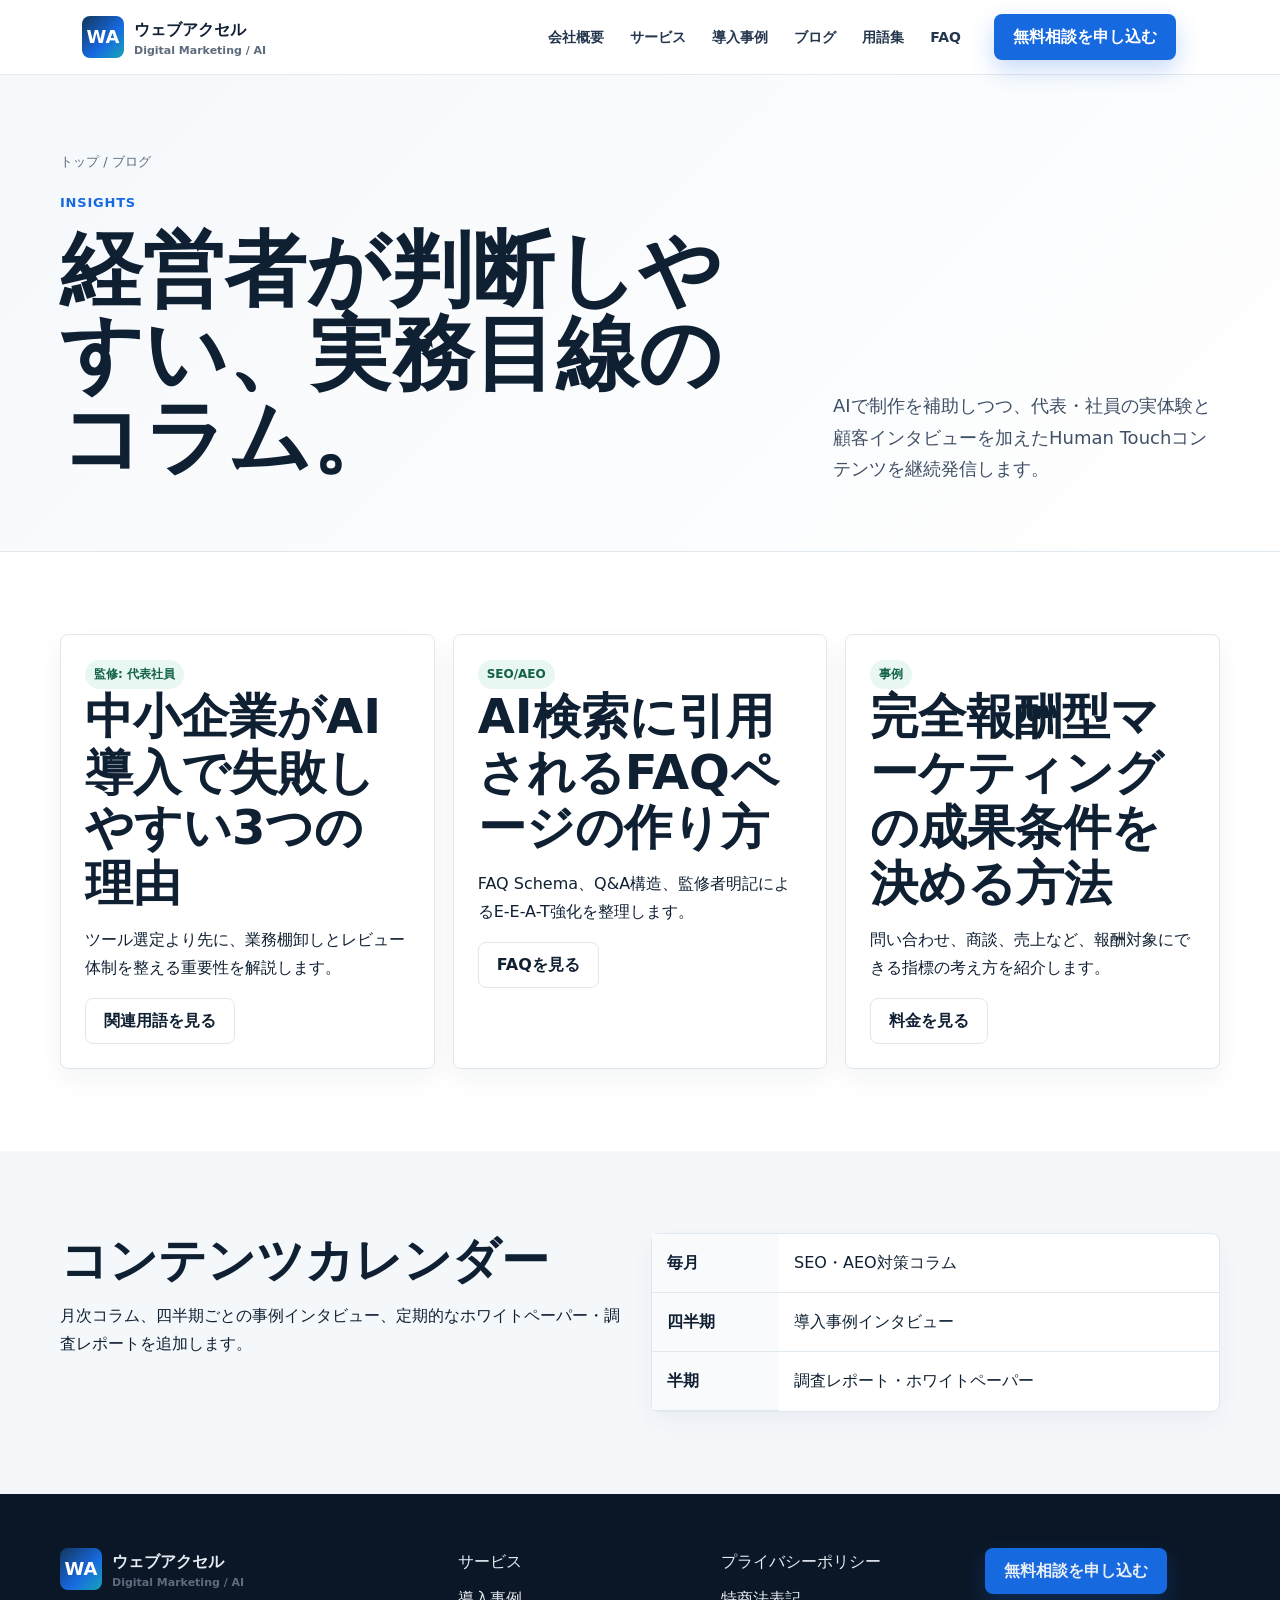
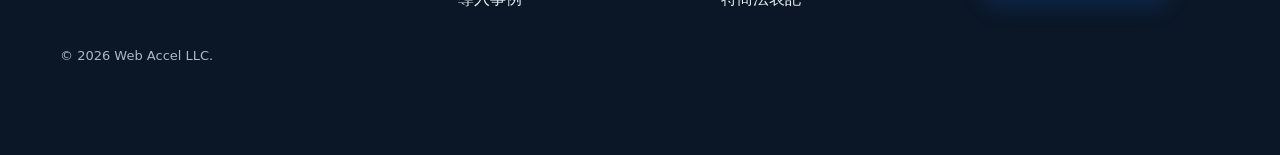
<file: blog.html>
<!doctype html>
<html lang="ja">
<head>
  <meta charset="utf-8"><meta name="viewport" content="width=device-width, initial-scale=1">
  <title>ブログ・コラム｜デジタルマーケティングとAI導入｜ウェブアクセル合同会社</title>
  <meta name="description" content="中小企業の経営者向けに、デジタルマーケティング、AI導入、完全報酬型支援、商談前の信頼構築に関する専門家監修コラムを掲載。">
  <meta property="og:title" content="ブログ・コラム｜ウェブアクセル合同会社"><meta property="og:type" content="website"><meta property="og:image" content="https://webaccel.example/ogp.webp">
  <link rel="stylesheet" href="styles.css">
</head>
<body>
  <header class="site-header"><div class="header-inner"><a class="brand" href="index.html"><span class="brand-mark">WA</span><span>ウェブアクセル<small>Digital Marketing / AI</small></span></a><nav class="nav"><a href="company.html">会社概要</a><a href="services.html">サービス</a><a href="cases.html">導入事例</a><a href="blog.html">ブログ</a><a href="knowledge.html">用語集</a><a href="faq.html">FAQ</a></nav><a class="btn btn-primary header-cta" href="contact.html">無料相談を申し込む</a><button class="menu-toggle" type="button" aria-label="メニューを開閉"><span></span><span></span><span></span></button></div></header>
  <main id="main">
    <section class="page-hero"><div class="container"><div><p class="breadcrumb"><a href="index.html">トップ</a> / ブログ</p><p class="eyebrow">Insights</p><h1>経営者が判断しやすい、実務目線のコラム。</h1></div><p class="lead">AIで制作を補助しつつ、代表・社員の実体験と顧客インタビューを加えたHuman Touchコンテンツを継続発信します。</p></div></section>
    <section class="section"><div class="container"><div class="grid-3">
      <article class="card"><span class="badge">監修: 代表社員</span><h2>中小企業がAI導入で失敗しやすい3つの理由</h2><p>ツール選定より先に、業務棚卸しとレビュー体制を整える重要性を解説します。</p><a class="btn btn-outline" href="knowledge.html">関連用語を見る</a></article>
      <article class="card"><span class="badge">SEO/AEO</span><h2>AI検索に引用されるFAQページの作り方</h2><p>FAQ Schema、Q&A構造、監修者明記によるE-E-A-T強化を整理します。</p><a class="btn btn-outline" href="faq.html">FAQを見る</a></article>
      <article class="card"><span class="badge">事例</span><h2>完全報酬型マーケティングの成果条件を決める方法</h2><p>問い合わせ、商談、売上など、報酬対象にできる指標の考え方を紹介します。</p><a class="btn btn-outline" href="services.html#pricing">料金を見る</a></article>
    </div></div></section>
    <section class="section soft"><div class="container grid-2"><div><h2>コンテンツカレンダー</h2><p>月次コラム、四半期ごとの事例インタビュー、定期的なホワイトペーパー・調査レポートを追加します。</p></div><div class="table-wrap"><table class="comparison"><tbody><tr><th>毎月</th><td>SEO・AEO対策コラム</td></tr><tr><th>四半期</th><td>導入事例インタビュー</td></tr><tr><th>半期</th><td>調査レポート・ホワイトペーパー</td></tr></tbody></table></div></div></section>
  </main>
  <footer class="site-footer"><div class="footer-grid"><div><a class="brand" href="index.html"><span class="brand-mark">WA</span><span>ウェブアクセル<small>Digital Marketing / AI</small></span></a></div><div class="footer-links"><a href="services.html">サービス</a><a href="cases.html">導入事例</a></div><div class="footer-links"><a href="privacy.html">プライバシーポリシー</a><a href="legal.html">特商法表記</a></div><div><a class="btn btn-primary" href="contact.html">無料相談を申し込む</a></div></div><p class="copyright">© 2026 Web Accel LLC.</p></footer><div class="mobile-cta"><a class="btn btn-primary" href="contact.html">無料相談を申し込む</a></div><script src="app.js" defer></script>
</body>
</html>
</file>
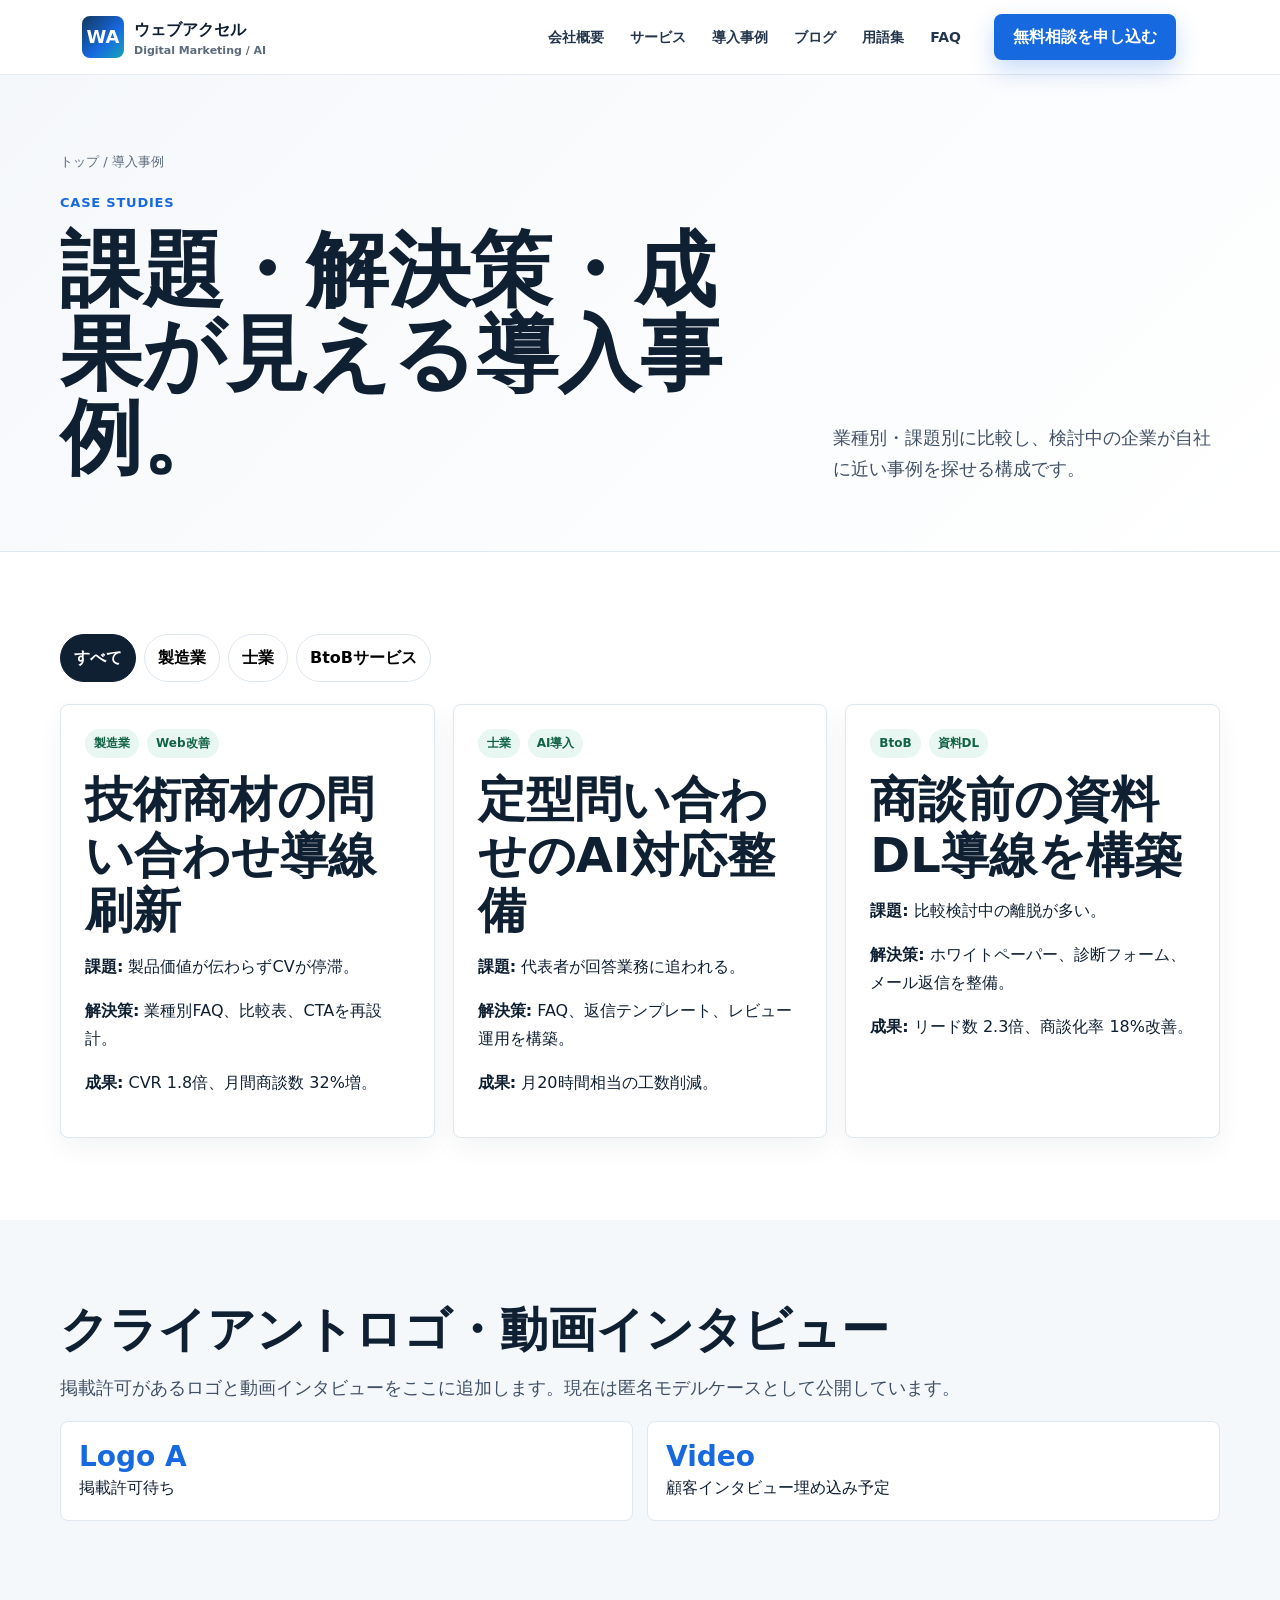
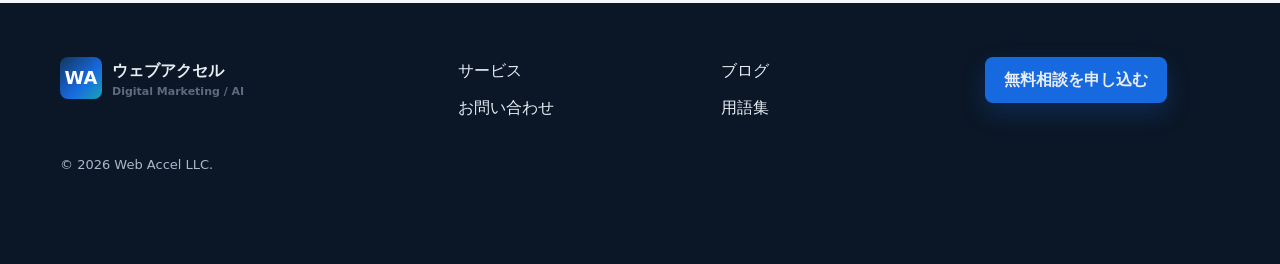
<file: cases.html>
<!doctype html>
<html lang="ja">
<head>
  <meta charset="utf-8"><meta name="viewport" content="width=device-width, initial-scale=1">
  <title>実績・導入事例｜ウェブアクセル合同会社</title>
  <meta name="description" content="中小企業向けデジタルマーケティングとAI導入支援の導入事例。業種別・課題別に課題、解決策、成果を掲載。">
  <meta property="og:title" content="実績・導入事例｜ウェブアクセル合同会社"><meta property="og:type" content="website"><meta property="og:image" content="https://webaccel.example/ogp.webp">
  <link rel="stylesheet" href="styles.css">
</head>
<body>
  <header class="site-header"><div class="header-inner"><a class="brand" href="index.html"><span class="brand-mark">WA</span><span>ウェブアクセル<small>Digital Marketing / AI</small></span></a><nav class="nav"><a href="company.html">会社概要</a><a href="services.html">サービス</a><a href="cases.html">導入事例</a><a href="blog.html">ブログ</a><a href="knowledge.html">用語集</a><a href="faq.html">FAQ</a></nav><a class="btn btn-primary header-cta" href="contact.html">無料相談を申し込む</a><button class="menu-toggle" type="button" aria-label="メニューを開閉"><span></span><span></span><span></span></button></div></header>
  <main id="main">
    <section class="page-hero"><div class="container"><div><p class="breadcrumb"><a href="index.html">トップ</a> / 導入事例</p><p class="eyebrow">Case Studies</p><h1>課題・解決策・成果が見える導入事例。</h1></div><p class="lead">業種別・課題別に比較し、検討中の企業が自社に近い事例を探せる構成です。</p></div></section>
    <section class="section"><div class="container"><div class="filters" aria-label="事例フィルター"><button class="filter active" data-filter="all">すべて</button><button class="filter" data-filter="manufacturing">製造業</button><button class="filter" data-filter="professional">士業</button><button class="filter" data-filter="btob">BtoBサービス</button></div><div class="grid-3">
      <article class="case-card" data-case="manufacturing"><div class="case-meta"><span class="badge">製造業</span><span class="badge">Web改善</span></div><h2>技術商材の問い合わせ導線刷新</h2><p><strong>課題:</strong> 製品価値が伝わらずCVが停滞。</p><p><strong>解決策:</strong> 業種別FAQ、比較表、CTAを再設計。</p><p><strong>成果:</strong> CVR 1.8倍、月間商談数 32%増。</p></article>
      <article class="case-card" data-case="professional"><div class="case-meta"><span class="badge">士業</span><span class="badge">AI導入</span></div><h2>定型問い合わせのAI対応整備</h2><p><strong>課題:</strong> 代表者が回答業務に追われる。</p><p><strong>解決策:</strong> FAQ、返信テンプレート、レビュー運用を構築。</p><p><strong>成果:</strong> 月20時間相当の工数削減。</p></article>
      <article class="case-card" data-case="btob"><div class="case-meta"><span class="badge">BtoB</span><span class="badge">資料DL</span></div><h2>商談前の資料DL導線を構築</h2><p><strong>課題:</strong> 比較検討中の離脱が多い。</p><p><strong>解決策:</strong> ホワイトペーパー、診断フォーム、メール返信を整備。</p><p><strong>成果:</strong> リード数 2.3倍、商談化率 18%改善。</p></article>
    </div></div></section>
    <section class="section soft"><div class="container"><h2>クライアントロゴ・動画インタビュー</h2><p class="lead">掲載許可があるロゴと動画インタビューをここに追加します。現在は匿名モデルケースとして公開しています。</p><div class="signal-grid"><div class="signal"><strong>Logo A</strong><span>掲載許可待ち</span></div><div class="signal"><strong>Video</strong><span>顧客インタビュー埋め込み予定</span></div></div></div></section>
  </main>
  <footer class="site-footer"><div class="footer-grid"><div><a class="brand" href="index.html"><span class="brand-mark">WA</span><span>ウェブアクセル<small>Digital Marketing / AI</small></span></a></div><div class="footer-links"><a href="services.html">サービス</a><a href="contact.html">お問い合わせ</a></div><div class="footer-links"><a href="blog.html">ブログ</a><a href="knowledge.html">用語集</a></div><div><a class="btn btn-primary" href="contact.html">無料相談を申し込む</a></div></div><p class="copyright">© 2026 Web Accel LLC.</p></footer><div class="mobile-cta"><a class="btn btn-primary" href="contact.html">無料相談を申し込む</a></div><script src="app.js" defer></script>
</body>
</html>
</file>
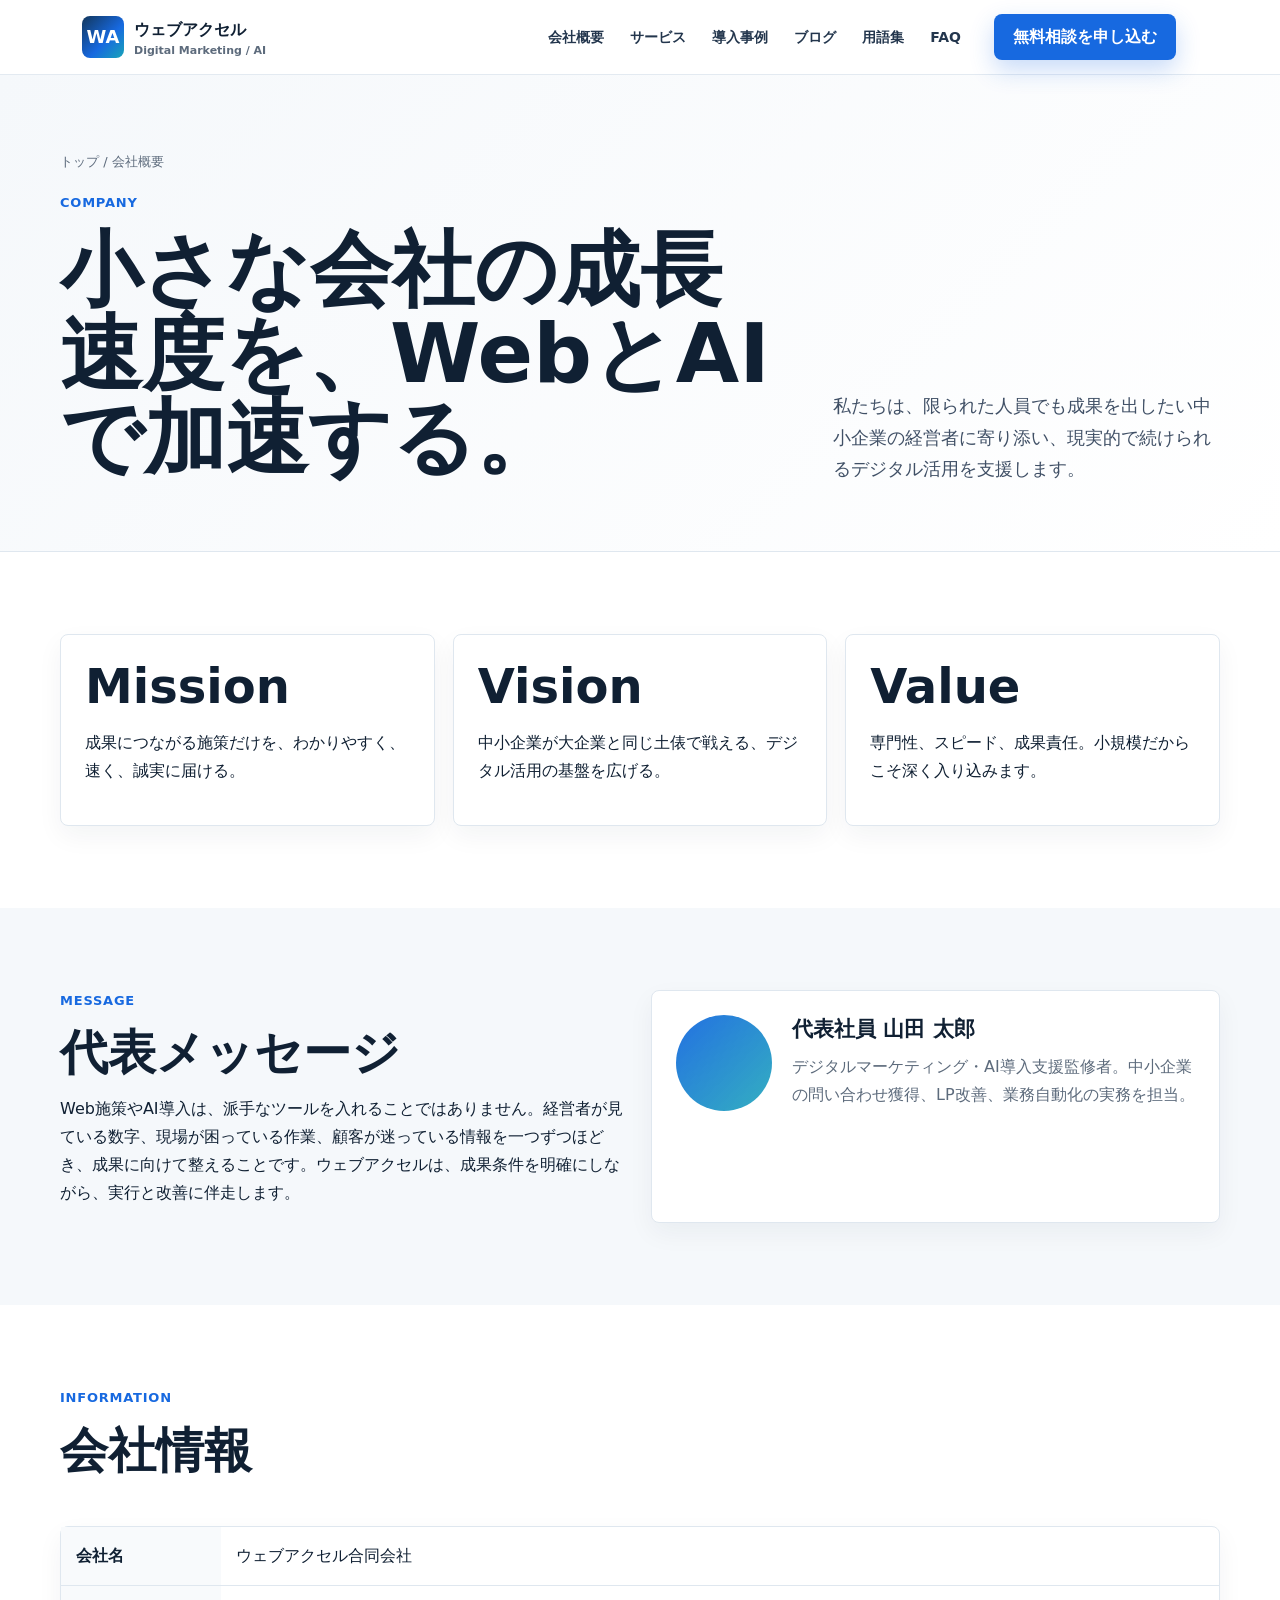
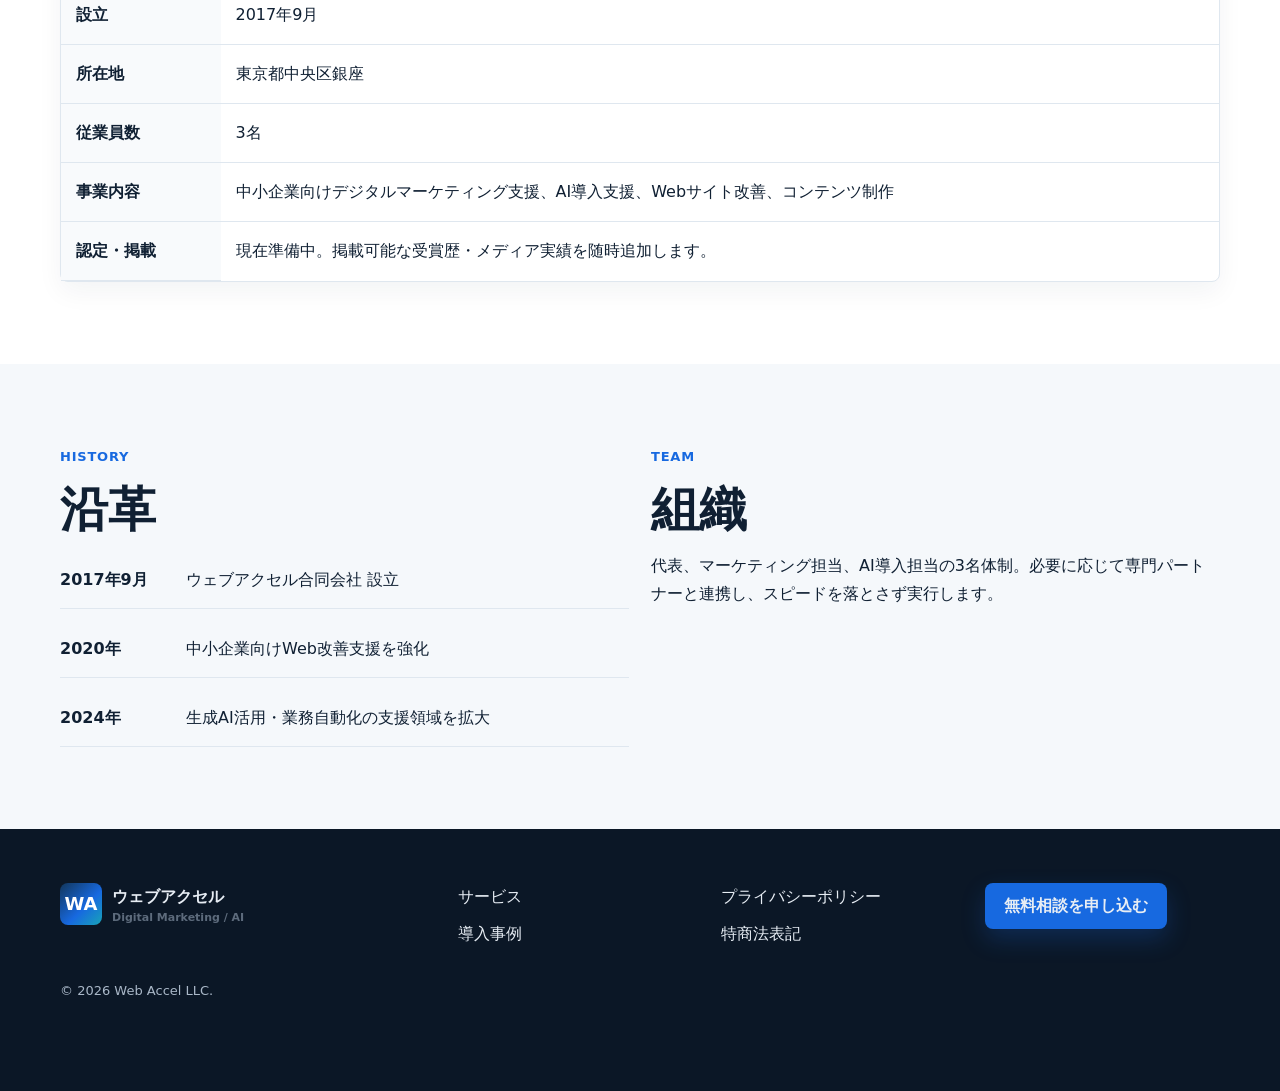
<file: company.html>
<!doctype html>
<html lang="ja">
<head>
  <meta charset="utf-8"><meta name="viewport" content="width=device-width, initial-scale=1">
  <title>会社概要｜ウェブアクセル合同会社</title>
  <meta name="description" content="ウェブアクセル合同会社の会社概要、理念、沿革、代表メッセージ。東京都中央区銀座で中小企業向けデジタルマーケティングとAI導入を支援。">
  <meta property="og:title" content="会社概要｜ウェブアクセル合同会社"><meta property="og:type" content="website"><meta property="og:image" content="https://webaccel.example/ogp.webp">
  <link rel="stylesheet" href="styles.css">
  <script type="application/ld+json">{"@context":"https://schema.org","@type":"BreadcrumbList","itemListElement":[{"@type":"ListItem","position":1,"name":"トップ","item":"https://webaccel.example/"},{"@type":"ListItem","position":2,"name":"会社概要","item":"https://webaccel.example/company.html"}]}</script>
</head>
<body>
  <a class="skip-link" href="#main">本文へ移動</a>
  <header class="site-header"><div class="header-inner"><a class="brand" href="index.html"><span class="brand-mark">WA</span><span>ウェブアクセル<small>Digital Marketing / AI</small></span></a><nav class="nav"><a href="company.html">会社概要</a><a href="services.html">サービス</a><a href="cases.html">導入事例</a><a href="blog.html">ブログ</a><a href="knowledge.html">用語集</a><a href="faq.html">FAQ</a></nav><a class="btn btn-primary header-cta" href="contact.html">無料相談を申し込む</a><button class="menu-toggle" type="button" aria-label="メニューを開閉"><span></span><span></span><span></span></button></div></header>
  <main id="main">
    <section class="page-hero"><div class="container"><div><p class="breadcrumb"><a href="index.html">トップ</a> / 会社概要</p><p class="eyebrow">Company</p><h1>小さな会社の成長速度を、WebとAIで加速する。</h1></div><p class="lead">私たちは、限られた人員でも成果を出したい中小企業の経営者に寄り添い、現実的で続けられるデジタル活用を支援します。</p></div></section>
    <section class="section"><div class="container grid-3"><article class="card"><h2>Mission</h2><p>成果につながる施策だけを、わかりやすく、速く、誠実に届ける。</p></article><article class="card"><h2>Vision</h2><p>中小企業が大企業と同じ土俵で戦える、デジタル活用の基盤を広げる。</p></article><article class="card"><h2>Value</h2><p>専門性、スピード、成果責任。小規模だからこそ深く入り込みます。</p></article></div></section>
    <section class="section soft"><div class="container grid-2"><div><p class="eyebrow">Message</p><h2>代表メッセージ</h2><p>Web施策やAI導入は、派手なツールを入れることではありません。経営者が見ている数字、現場が困っている作業、顧客が迷っている情報を一つずつほどき、成果に向けて整えることです。ウェブアクセルは、成果条件を明確にしながら、実行と改善に伴走します。</p></div><article class="profile"><div class="avatar" role="img" aria-label="代表プロフィール写真のプレースホルダー"></div><div><h3>代表社員 山田 太郎</h3><p class="muted">デジタルマーケティング・AI導入支援監修者。中小企業の問い合わせ獲得、LP改善、業務自動化の実務を担当。</p></div></article></div></section>
    <section class="section"><div class="container"><div class="section-head"><div><p class="eyebrow">Information</p><h2>会社情報</h2></div></div><div class="table-wrap"><table class="comparison"><tbody><tr><th>会社名</th><td>ウェブアクセル合同会社</td></tr><tr><th>設立</th><td>2017年9月</td></tr><tr><th>所在地</th><td>東京都中央区銀座</td></tr><tr><th>従業員数</th><td>3名</td></tr><tr><th>事業内容</th><td>中小企業向けデジタルマーケティング支援、AI導入支援、Webサイト改善、コンテンツ制作</td></tr><tr><th>認定・掲載</th><td>現在準備中。掲載可能な受賞歴・メディア実績を随時追加します。</td></tr></tbody></table></div></div></section>
    <section class="section soft"><div class="container grid-2"><div><p class="eyebrow">History</p><h2>沿革</h2><div class="timeline"><div><strong>2017年9月</strong><span>ウェブアクセル合同会社 設立</span></div><div><strong>2020年</strong><span>中小企業向けWeb改善支援を強化</span></div><div><strong>2024年</strong><span>生成AI活用・業務自動化の支援領域を拡大</span></div></div></div><div><p class="eyebrow">Team</p><h2>組織</h2><p>代表、マーケティング担当、AI導入担当の3名体制。必要に応じて専門パートナーと連携し、スピードを落とさず実行します。</p></div></div></section>
  </main>
  <footer class="site-footer"><div class="footer-grid"><div><a class="brand" href="index.html"><span class="brand-mark">WA</span><span>ウェブアクセル<small>Digital Marketing / AI</small></span></a></div><div class="footer-links"><a href="services.html">サービス</a><a href="cases.html">導入事例</a></div><div class="footer-links"><a href="privacy.html">プライバシーポリシー</a><a href="legal.html">特商法表記</a></div><div><a class="btn btn-primary" href="contact.html">無料相談を申し込む</a></div></div><p class="copyright">© 2026 Web Accel LLC.</p></footer>
  <div class="mobile-cta"><a class="btn btn-primary" href="contact.html">無料相談を申し込む</a></div><script src="app.js" defer></script>
</body>
</html>
</file>
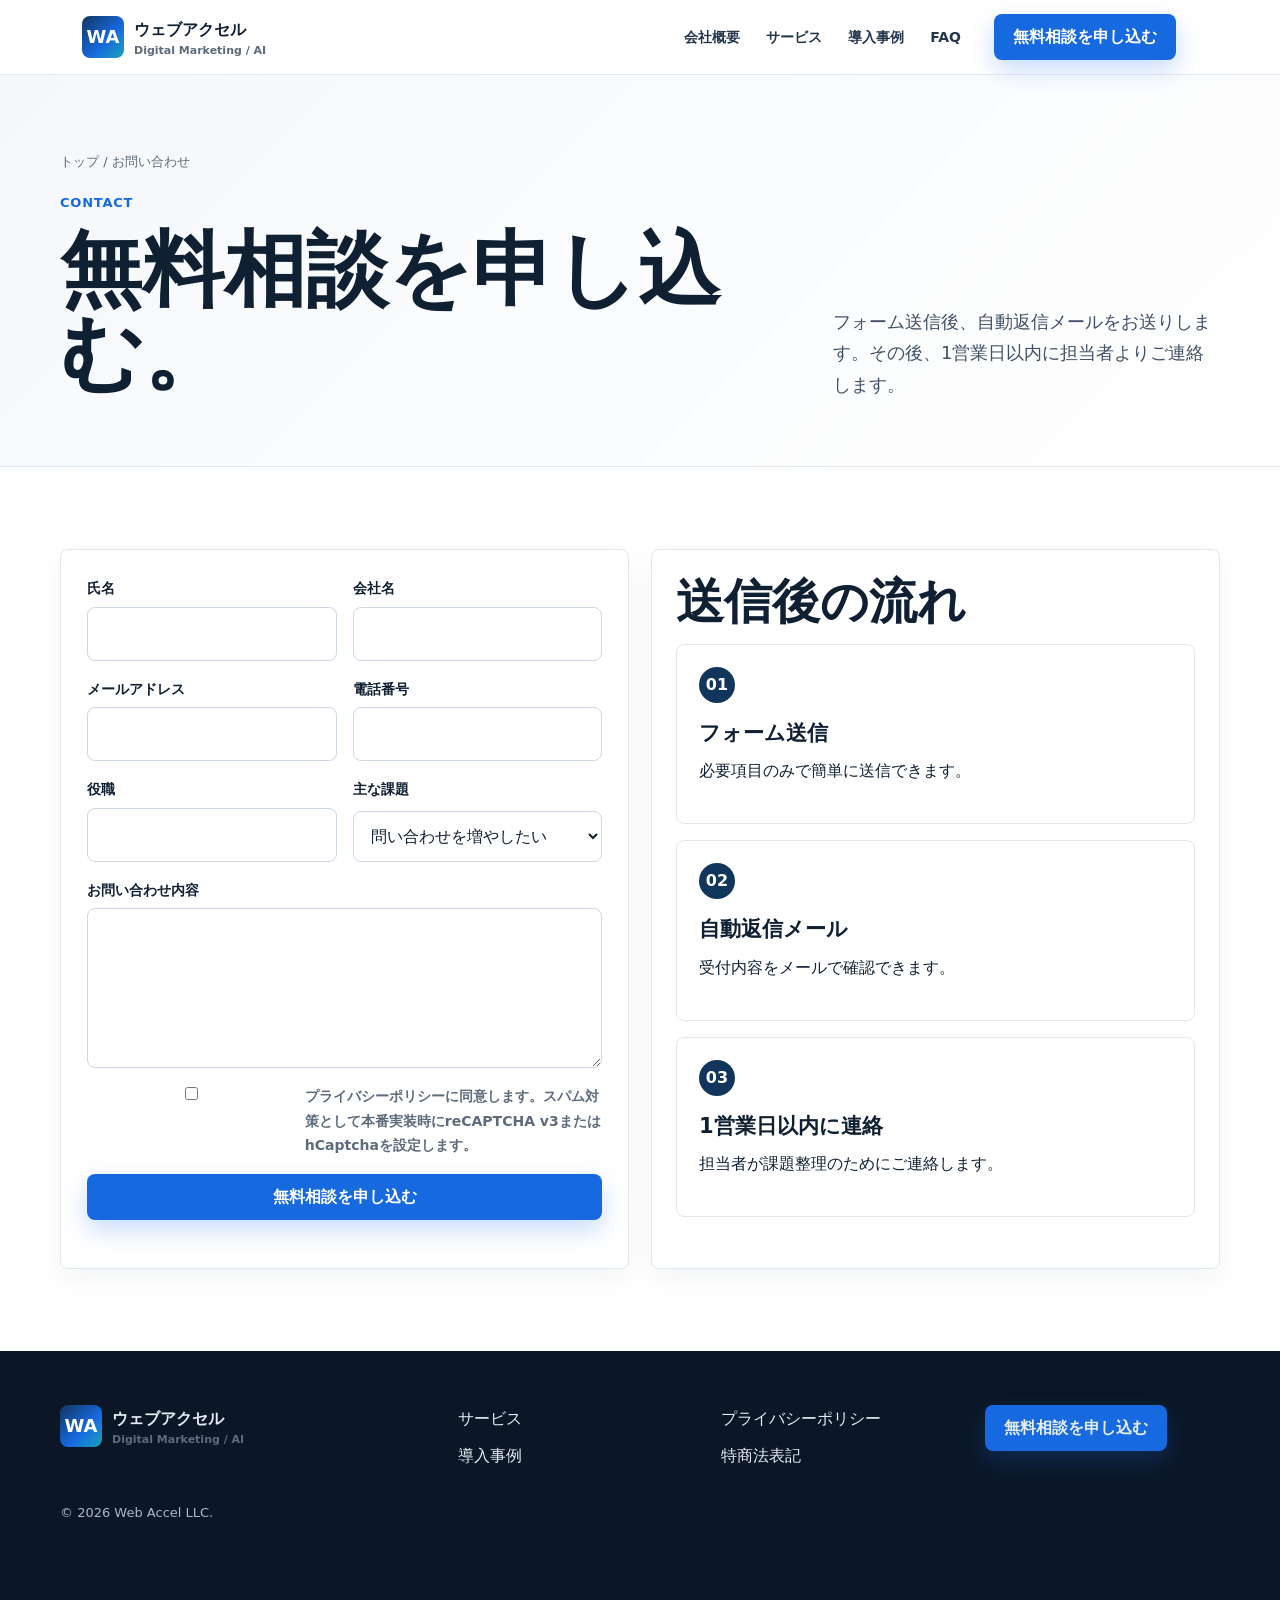
<file: contact.html>
<!doctype html>
<html lang="ja">
<head>
  <meta charset="utf-8"><meta name="viewport" content="width=device-width, initial-scale=1">
  <title>お問い合わせ・無料相談｜ウェブアクセル合同会社</title>
  <meta name="description" content="ウェブアクセル合同会社への無料相談フォーム。氏名、会社名、メール、電話番号、お問い合わせ内容を入力後、1営業日以内に担当者からご連絡します。">
  <meta property="og:title" content="お問い合わせ・無料相談｜ウェブアクセル合同会社"><meta property="og:type" content="website"><meta property="og:image" content="https://webaccel.example/ogp.webp">
  <link rel="stylesheet" href="styles.css">
</head>
<body>
  <header class="site-header"><div class="header-inner"><a class="brand" href="index.html"><span class="brand-mark">WA</span><span>ウェブアクセル<small>Digital Marketing / AI</small></span></a><nav class="nav"><a href="company.html">会社概要</a><a href="services.html">サービス</a><a href="cases.html">導入事例</a><a href="faq.html">FAQ</a></nav><a class="btn btn-primary header-cta" href="contact.html">無料相談を申し込む</a><button class="menu-toggle" type="button" aria-label="メニューを開閉"><span></span><span></span><span></span></button></div></header>
  <main id="main">
    <section class="page-hero"><div class="container"><div><p class="breadcrumb"><a href="index.html">トップ</a> / お問い合わせ</p><p class="eyebrow">Contact</p><h1>無料相談を申し込む。</h1></div><p class="lead">フォーム送信後、自動返信メールをお送りします。その後、1営業日以内に担当者よりご連絡します。</p></div></section>
    <section class="section"><div class="container grid-2"><form class="form-card" data-demo-form><div class="form-grid"><div class="field"><label for="name">氏名</label><input id="name" name="name" autocomplete="name" required></div><div class="field"><label for="company">会社名</label><input id="company" name="company" autocomplete="organization" required></div><div class="field"><label for="email">メールアドレス</label><input id="email" name="email" type="email" autocomplete="email" required></div><div class="field"><label for="tel">電話番号</label><input id="tel" name="tel" type="tel" autocomplete="tel"></div><div class="field"><label for="role">役職</label><input id="role" name="role" autocomplete="organization-title"></div><div class="field"><label for="issue">主な課題</label><select id="issue" name="issue"><option>問い合わせを増やしたい</option><option>AIを導入したい</option><option>資料DLを増やしたい</option><option>まず相談したい</option></select></div><div class="field full"><label for="message">お問い合わせ内容</label><textarea id="message" name="message" required></textarea></div><div class="field full"><label class="check"><input type="checkbox" required> <span><a href="privacy.html">プライバシーポリシー</a>に同意します。スパム対策として本番実装時にreCAPTCHA v3またはhCaptchaを設定します。</span></label></div><div class="field full"><button class="btn btn-primary" type="submit">無料相談を申し込む</button><p class="muted" data-form-message aria-live="polite"></p></div></div></form><aside class="download-box"><h2>送信後の流れ</h2><div class="steps" style="grid-template-columns:1fr"><div class="step"><h3>フォーム送信</h3><p>必要項目のみで簡単に送信できます。</p></div><div class="step"><h3>自動返信メール</h3><p>受付内容をメールで確認できます。</p></div><div class="step"><h3>1営業日以内に連絡</h3><p>担当者が課題整理のためにご連絡します。</p></div></div></aside></div></section>
  </main>
  <footer class="site-footer"><div class="footer-grid"><div><a class="brand" href="index.html"><span class="brand-mark">WA</span><span>ウェブアクセル<small>Digital Marketing / AI</small></span></a></div><div class="footer-links"><a href="services.html">サービス</a><a href="cases.html">導入事例</a></div><div class="footer-links"><a href="privacy.html">プライバシーポリシー</a><a href="legal.html">特商法表記</a></div><div><a class="btn btn-primary" href="contact.html">無料相談を申し込む</a></div></div><p class="copyright">© 2026 Web Accel LLC.</p></footer><script src="app.js" defer></script>
</body>
</html>
</file>
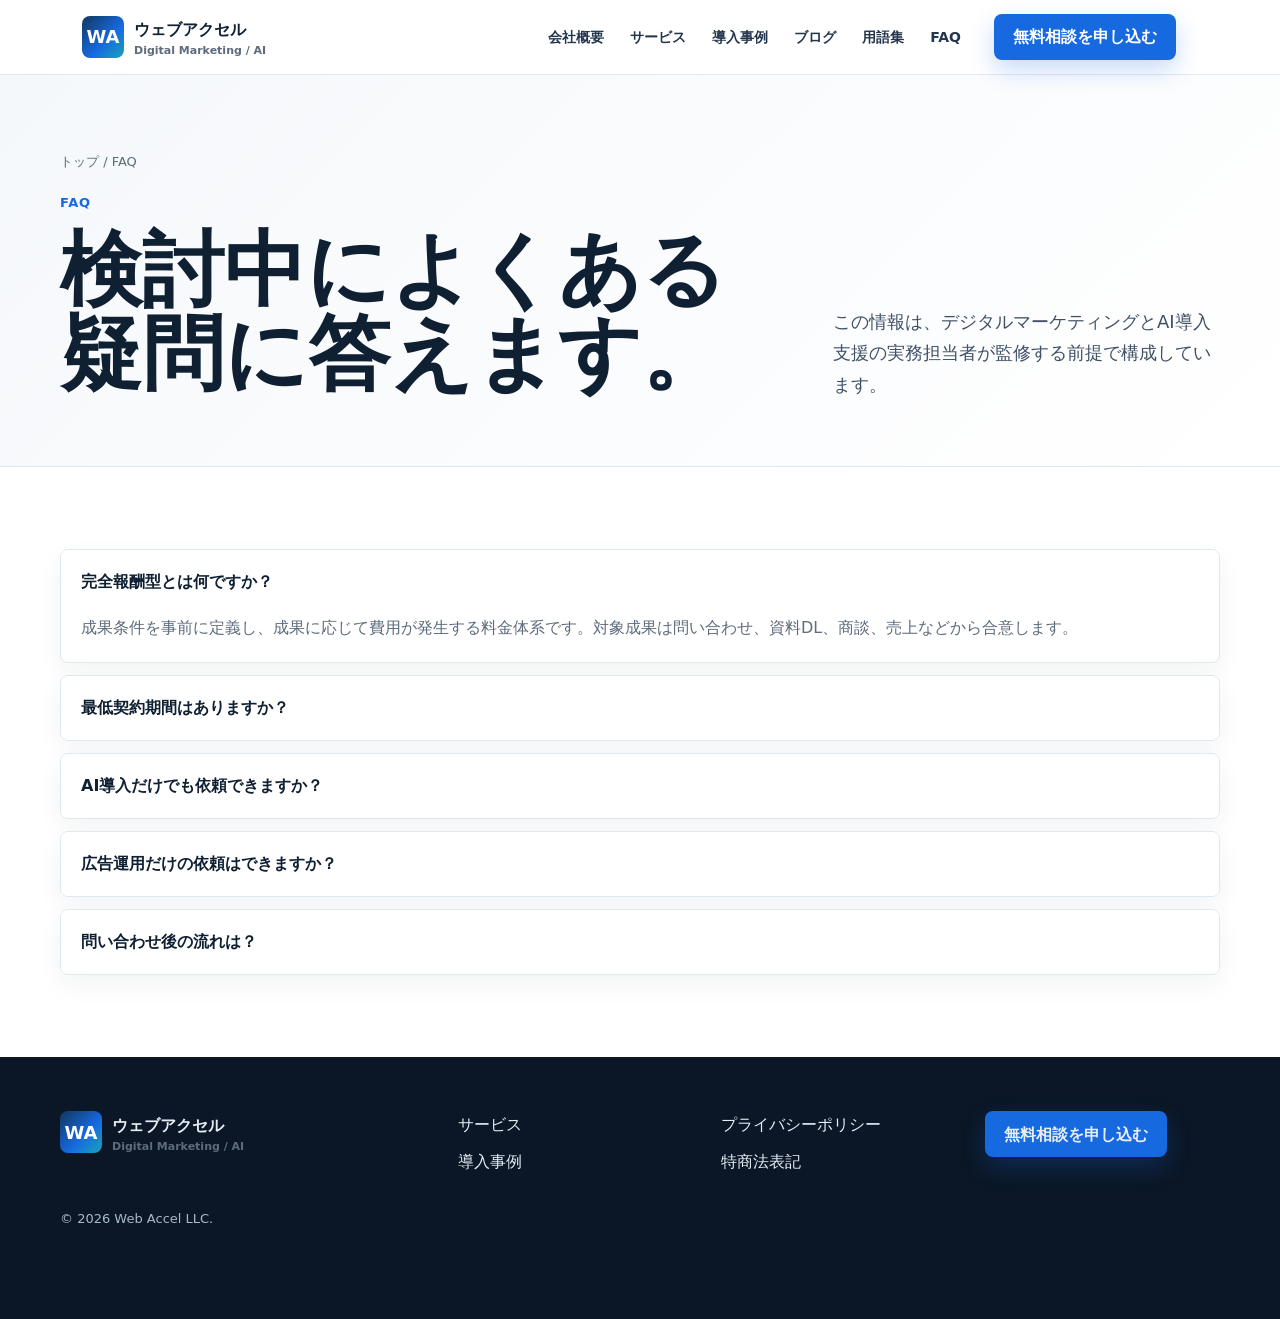
<file: faq.html>
<!doctype html>
<html lang="ja">
<head>
  <meta charset="utf-8"><meta name="viewport" content="width=device-width, initial-scale=1">
  <title>FAQ｜完全報酬型・AI導入・問い合わせ支援｜ウェブアクセル合同会社</title>
  <meta name="description" content="完全報酬型、AI導入、デジタルマーケティング、問い合わせ後の流れに関するよくある質問。FAQ Schema実装済み。">
  <meta property="og:title" content="FAQ｜ウェブアクセル合同会社"><meta property="og:type" content="website"><meta property="og:image" content="https://webaccel.example/ogp.webp">
  <link rel="stylesheet" href="styles.css">
  <script type="application/ld+json">{"@context":"https://schema.org","@type":"FAQPage","mainEntity":[{"@type":"Question","name":"完全報酬型とは何ですか？","acceptedAnswer":{"@type":"Answer","text":"成果条件を事前に定義し、成果に応じて費用が発生する料金体系です。"}},{"@type":"Question","name":"AI導入だけでも依頼できますか？","acceptedAnswer":{"@type":"Answer","text":"可能です。業務棚卸しから運用定着まで段階的に支援します。"}},{"@type":"Question","name":"問い合わせ後の流れは？","acceptedAnswer":{"@type":"Answer","text":"フォーム送信後、自動返信メールを送り、1営業日以内に担当者から連絡します。"}}]}</script>
</head>
<body>
  <header class="site-header"><div class="header-inner"><a class="brand" href="index.html"><span class="brand-mark">WA</span><span>ウェブアクセル<small>Digital Marketing / AI</small></span></a><nav class="nav"><a href="company.html">会社概要</a><a href="services.html">サービス</a><a href="cases.html">導入事例</a><a href="blog.html">ブログ</a><a href="knowledge.html">用語集</a><a href="faq.html">FAQ</a></nav><a class="btn btn-primary header-cta" href="contact.html">無料相談を申し込む</a><button class="menu-toggle" type="button" aria-label="メニューを開閉"><span></span><span></span><span></span></button></div></header>
  <main id="main">
    <section class="page-hero"><div class="container"><div><p class="breadcrumb"><a href="index.html">トップ</a> / FAQ</p><p class="eyebrow">FAQ</p><h1>検討中によくある疑問に答えます。</h1></div><p class="lead">この情報は、デジタルマーケティングとAI導入支援の実務担当者が監修する前提で構成しています。</p></div></section>
    <section class="section"><div class="container"><div class="faq-list">
      <div class="faq-item open"><button type="button" aria-expanded="true">完全報酬型とは何ですか？</button><div class="faq-answer">成果条件を事前に定義し、成果に応じて費用が発生する料金体系です。対象成果は問い合わせ、資料DL、商談、売上などから合意します。</div></div>
      <div class="faq-item"><button type="button">最低契約期間はありますか？</button><div class="faq-answer">施策の種類により異なります。SEOやAI定着など改善に時間が必要な領域は、診断時に目安期間を提示します。</div></div>
      <div class="faq-item"><button type="button">AI導入だけでも依頼できますか？</button><div class="faq-answer">可能です。業務棚卸し、ツール選定、ナレッジ整備、社内研修まで段階的に対応します。</div></div>
      <div class="faq-item"><button type="button">広告運用だけの依頼はできますか？</button><div class="faq-answer">可能ですが、成果改善のためにLPや問い合わせ導線の確認も推奨しています。</div></div>
      <div class="faq-item"><button type="button">問い合わせ後の流れは？</button><div class="faq-answer">フォーム送信、自動返信メール、1営業日以内の担当者連絡、オンライン相談、提案の順で進みます。</div></div>
    </div></div></section>
  </main>
  <footer class="site-footer"><div class="footer-grid"><div><a class="brand" href="index.html"><span class="brand-mark">WA</span><span>ウェブアクセル<small>Digital Marketing / AI</small></span></a></div><div class="footer-links"><a href="services.html">サービス</a><a href="cases.html">導入事例</a></div><div class="footer-links"><a href="privacy.html">プライバシーポリシー</a><a href="legal.html">特商法表記</a></div><div><a class="btn btn-primary" href="contact.html">無料相談を申し込む</a></div></div><p class="copyright">© 2026 Web Accel LLC.</p></footer><div class="mobile-cta"><a class="btn btn-primary" href="contact.html">無料相談を申し込む</a></div><script src="app.js" defer></script>
</body>
</html>
</file>
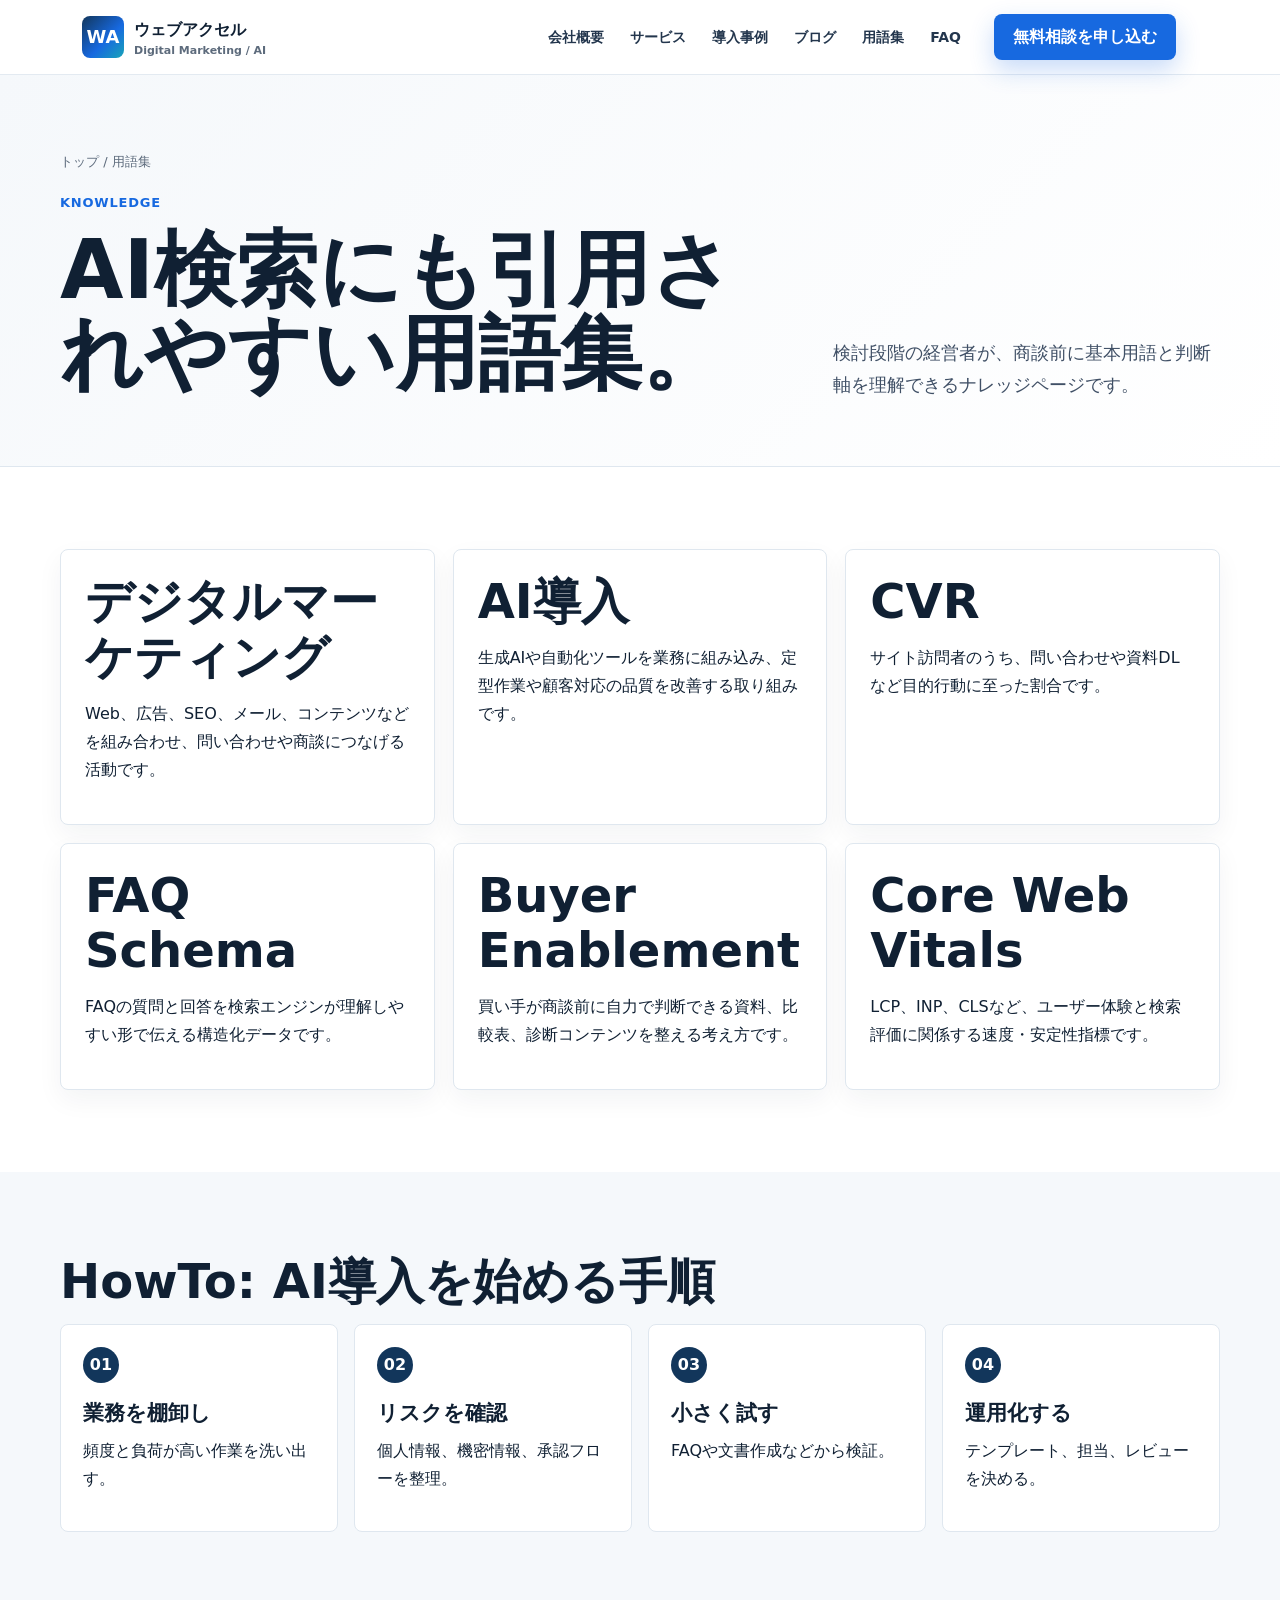
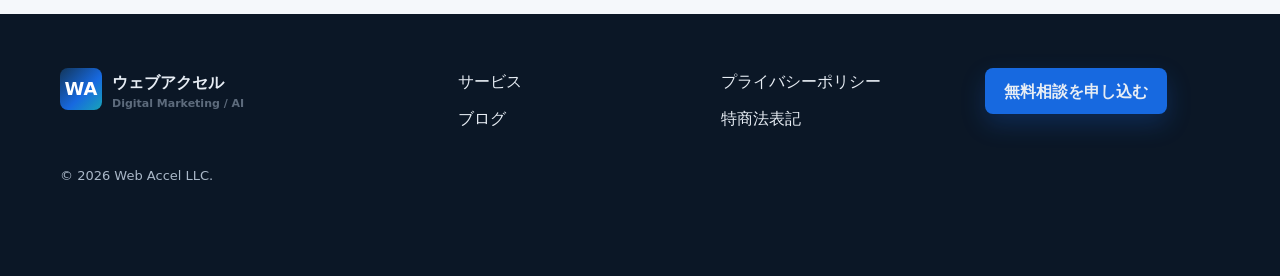
<file: knowledge.html>
<!doctype html>
<html lang="ja">
<head>
  <meta charset="utf-8"><meta name="viewport" content="width=device-width, initial-scale=1">
  <title>用語集・ナレッジ｜デジタルマーケティング・AI導入｜ウェブアクセル合同会社</title>
  <meta name="description" content="デジタルマーケティング、AI導入、CVR、LCP、FAQ Schemaなど、中小企業の検討に役立つ用語集。">
  <meta property="og:title" content="用語集・ナレッジ｜ウェブアクセル合同会社"><meta property="og:type" content="website"><meta property="og:image" content="https://webaccel.example/ogp.webp">
  <link rel="stylesheet" href="styles.css">
</head>
<body>
  <header class="site-header"><div class="header-inner"><a class="brand" href="index.html"><span class="brand-mark">WA</span><span>ウェブアクセル<small>Digital Marketing / AI</small></span></a><nav class="nav"><a href="company.html">会社概要</a><a href="services.html">サービス</a><a href="cases.html">導入事例</a><a href="blog.html">ブログ</a><a href="knowledge.html">用語集</a><a href="faq.html">FAQ</a></nav><a class="btn btn-primary header-cta" href="contact.html">無料相談を申し込む</a><button class="menu-toggle" type="button" aria-label="メニューを開閉"><span></span><span></span><span></span></button></div></header>
  <main id="main">
    <section class="page-hero"><div class="container"><div><p class="breadcrumb"><a href="index.html">トップ</a> / 用語集</p><p class="eyebrow">Knowledge</p><h1>AI検索にも引用されやすい用語集。</h1></div><p class="lead">検討段階の経営者が、商談前に基本用語と判断軸を理解できるナレッジページです。</p></div></section>
    <section class="section"><div class="container grid-3">
      <article class="card"><h2>デジタルマーケティング</h2><p>Web、広告、SEO、メール、コンテンツなどを組み合わせ、問い合わせや商談につなげる活動です。</p></article>
      <article class="card"><h2>AI導入</h2><p>生成AIや自動化ツールを業務に組み込み、定型作業や顧客対応の品質を改善する取り組みです。</p></article>
      <article class="card"><h2>CVR</h2><p>サイト訪問者のうち、問い合わせや資料DLなど目的行動に至った割合です。</p></article>
      <article class="card"><h2>FAQ Schema</h2><p>FAQの質問と回答を検索エンジンが理解しやすい形で伝える構造化データです。</p></article>
      <article class="card"><h2>Buyer Enablement</h2><p>買い手が商談前に自力で判断できる資料、比較表、診断コンテンツを整える考え方です。</p></article>
      <article class="card"><h2>Core Web Vitals</h2><p>LCP、INP、CLSなど、ユーザー体験と検索評価に関係する速度・安定性指標です。</p></article>
    </div></section>
    <section class="section soft"><div class="container"><h2>HowTo: AI導入を始める手順</h2><div class="steps"><div class="step"><h3>業務を棚卸し</h3><p>頻度と負荷が高い作業を洗い出す。</p></div><div class="step"><h3>リスクを確認</h3><p>個人情報、機密情報、承認フローを整理。</p></div><div class="step"><h3>小さく試す</h3><p>FAQや文書作成などから検証。</p></div><div class="step"><h3>運用化する</h3><p>テンプレート、担当、レビューを決める。</p></div></div></div></section>
  </main>
  <footer class="site-footer"><div class="footer-grid"><div><a class="brand" href="index.html"><span class="brand-mark">WA</span><span>ウェブアクセル<small>Digital Marketing / AI</small></span></a></div><div class="footer-links"><a href="services.html">サービス</a><a href="blog.html">ブログ</a></div><div class="footer-links"><a href="privacy.html">プライバシーポリシー</a><a href="legal.html">特商法表記</a></div><div><a class="btn btn-primary" href="contact.html">無料相談を申し込む</a></div></div><p class="copyright">© 2026 Web Accel LLC.</p></footer><div class="mobile-cta"><a class="btn btn-primary" href="contact.html">無料相談を申し込む</a></div><script src="app.js" defer></script>
</body>
</html>
</file>
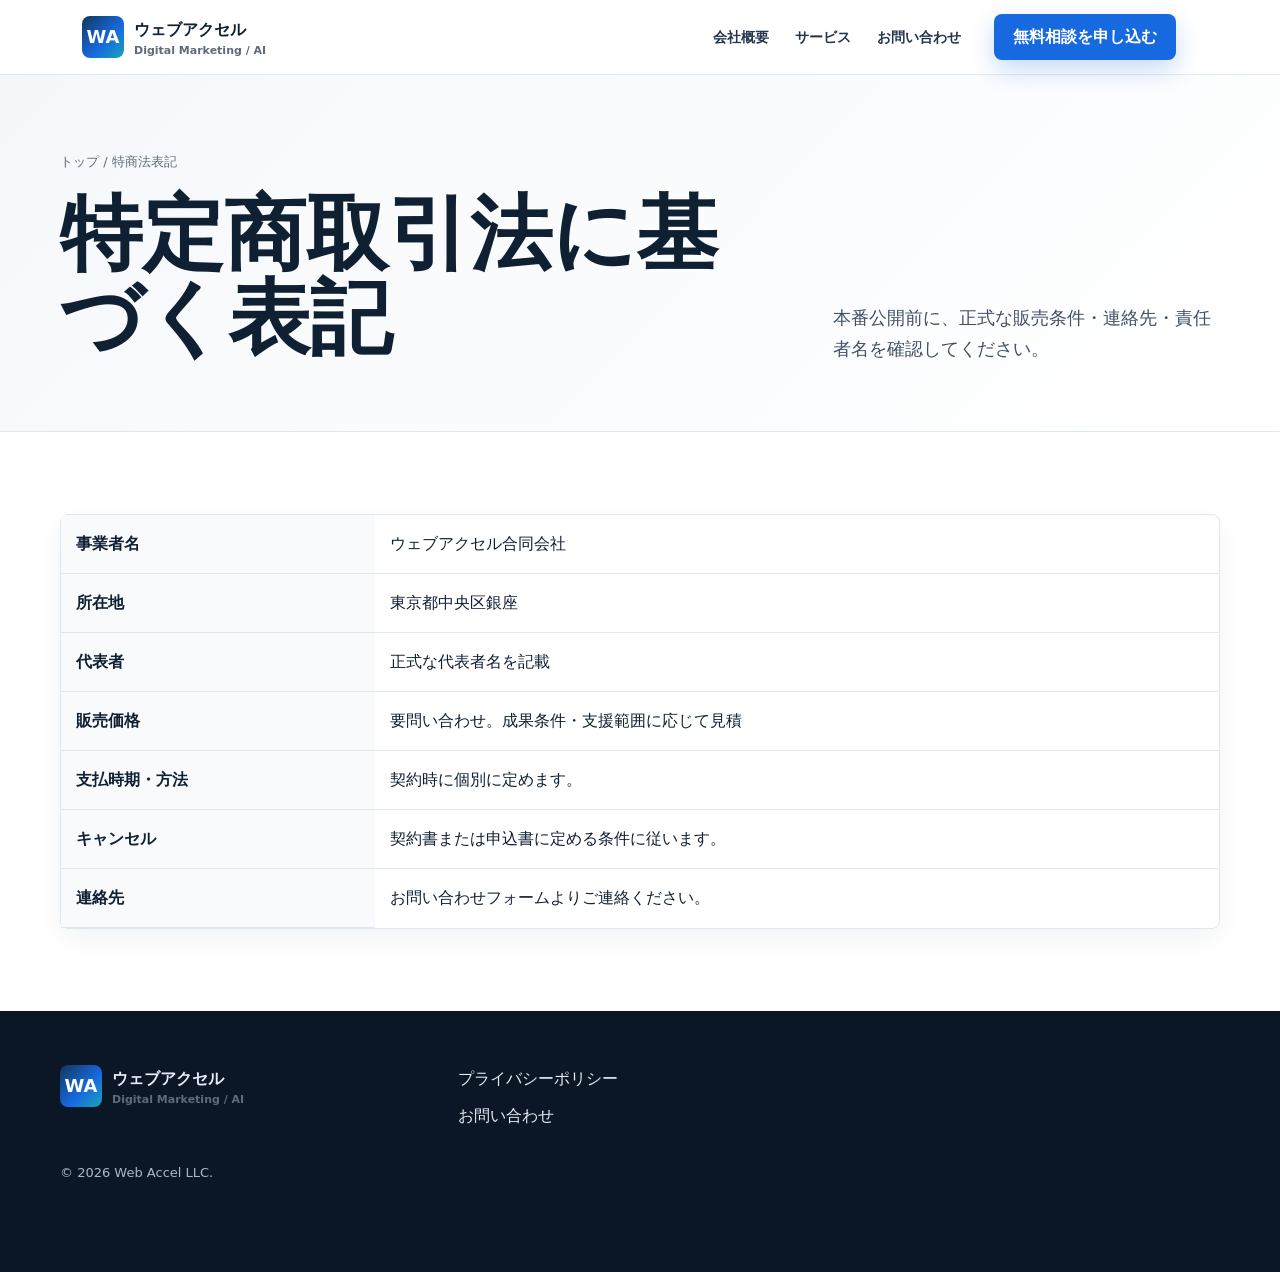
<file: legal.html>
<!doctype html>
<html lang="ja">
<head><meta charset="utf-8"><meta name="viewport" content="width=device-width, initial-scale=1"><title>特定商取引法に基づく表記｜ウェブアクセル合同会社</title><meta name="description" content="ウェブアクセル合同会社の特定商取引法に基づく表記。"><link rel="stylesheet" href="styles.css"></head>
<body>
  <header class="site-header"><div class="header-inner"><a class="brand" href="index.html"><span class="brand-mark">WA</span><span>ウェブアクセル<small>Digital Marketing / AI</small></span></a><nav class="nav"><a href="company.html">会社概要</a><a href="services.html">サービス</a><a href="contact.html">お問い合わせ</a></nav><a class="btn btn-primary header-cta" href="contact.html">無料相談を申し込む</a><button class="menu-toggle" type="button" aria-label="メニューを開閉"><span></span><span></span><span></span></button></div></header>
  <main id="main"><section class="page-hero"><div class="container"><div><p class="breadcrumb"><a href="index.html">トップ</a> / 特商法表記</p><h1>特定商取引法に基づく表記</h1></div><p class="lead">本番公開前に、正式な販売条件・連絡先・責任者名を確認してください。</p></div></section><section class="section"><div class="container"><div class="table-wrap"><table class="comparison"><tbody><tr><th>事業者名</th><td>ウェブアクセル合同会社</td></tr><tr><th>所在地</th><td>東京都中央区銀座</td></tr><tr><th>代表者</th><td>正式な代表者名を記載</td></tr><tr><th>販売価格</th><td>要問い合わせ。成果条件・支援範囲に応じて見積</td></tr><tr><th>支払時期・方法</th><td>契約時に個別に定めます。</td></tr><tr><th>キャンセル</th><td>契約書または申込書に定める条件に従います。</td></tr><tr><th>連絡先</th><td>お問い合わせフォームよりご連絡ください。</td></tr></tbody></table></div></div></section></main>
  <footer class="site-footer"><div class="footer-grid"><div><a class="brand" href="index.html"><span class="brand-mark">WA</span><span>ウェブアクセル<small>Digital Marketing / AI</small></span></a></div><div class="footer-links"><a href="privacy.html">プライバシーポリシー</a><a href="contact.html">お問い合わせ</a></div></div><p class="copyright">© 2026 Web Accel LLC.</p></footer><script src="app.js" defer></script>
</body></html>
</file>
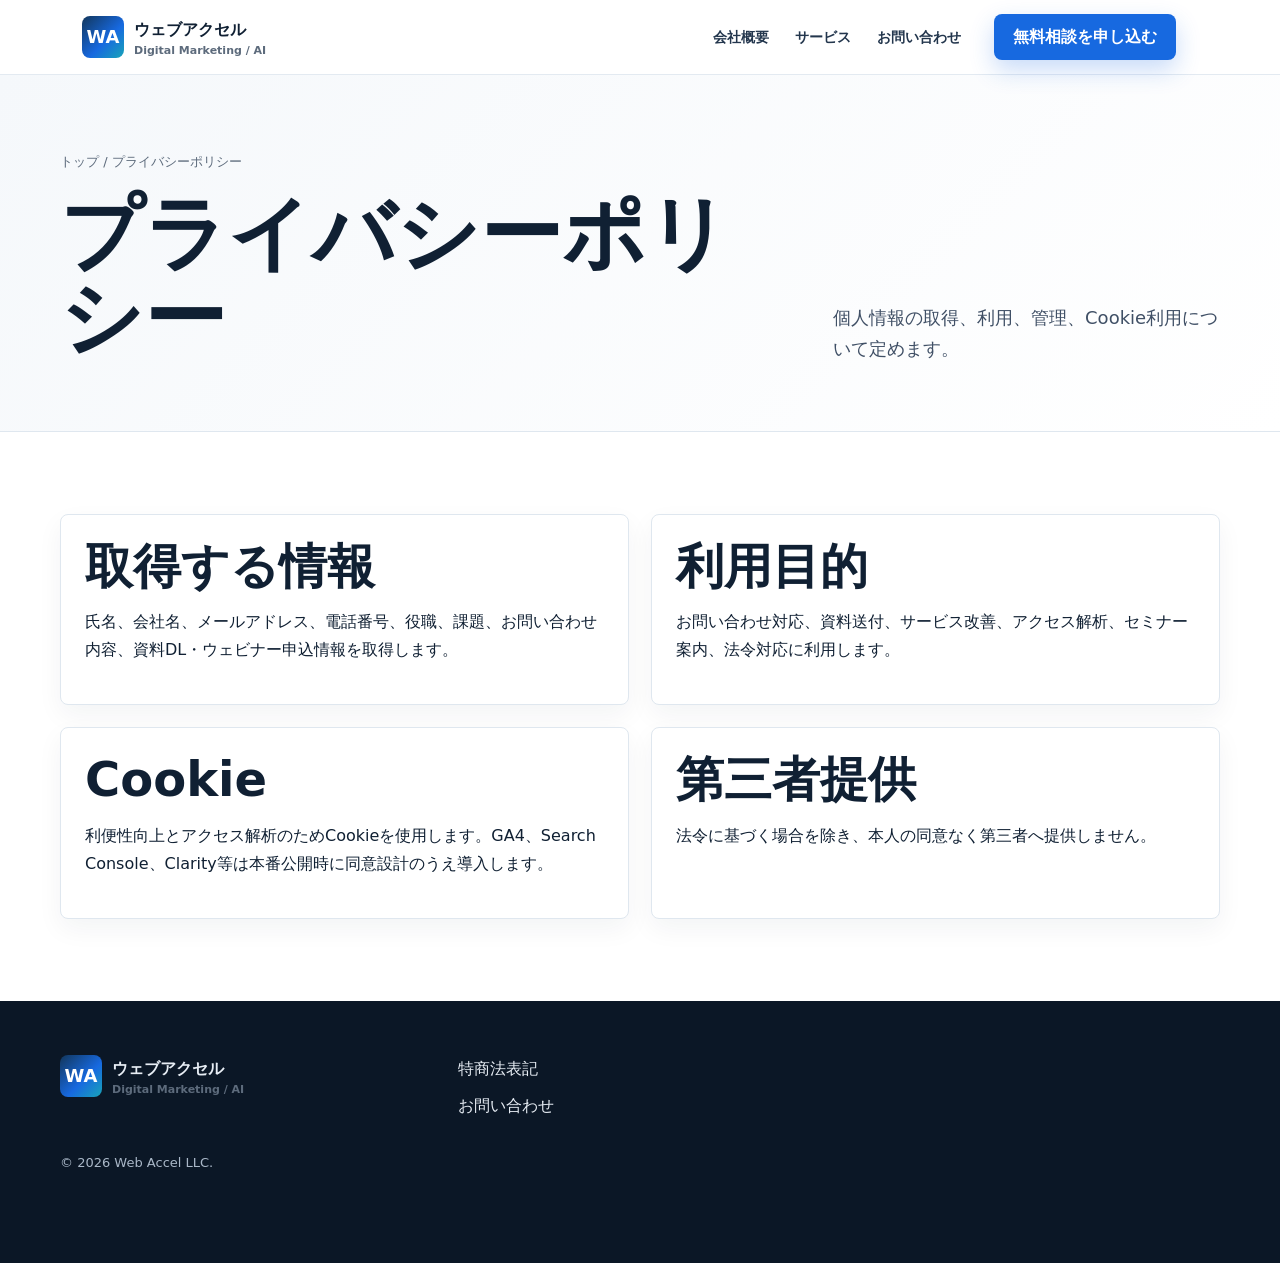
<file: privacy.html>
<!doctype html>
<html lang="ja">
<head><meta charset="utf-8"><meta name="viewport" content="width=device-width, initial-scale=1"><title>プライバシーポリシー｜ウェブアクセル合同会社</title><meta name="description" content="ウェブアクセル合同会社のプライバシーポリシー、Cookie利用、アクセス解析、問い合わせ情報の取り扱い。"><link rel="stylesheet" href="styles.css"></head>
<body>
  <header class="site-header"><div class="header-inner"><a class="brand" href="index.html"><span class="brand-mark">WA</span><span>ウェブアクセル<small>Digital Marketing / AI</small></span></a><nav class="nav"><a href="company.html">会社概要</a><a href="services.html">サービス</a><a href="contact.html">お問い合わせ</a></nav><a class="btn btn-primary header-cta" href="contact.html">無料相談を申し込む</a><button class="menu-toggle" type="button" aria-label="メニューを開閉"><span></span><span></span><span></span></button></div></header>
  <main id="main"><section class="page-hero"><div class="container"><div><p class="breadcrumb"><a href="index.html">トップ</a> / プライバシーポリシー</p><h1>プライバシーポリシー</h1></div><p class="lead">個人情報の取得、利用、管理、Cookie利用について定めます。</p></div></section><section class="section"><div class="container grid-2"><article class="card"><h2>取得する情報</h2><p>氏名、会社名、メールアドレス、電話番号、役職、課題、お問い合わせ内容、資料DL・ウェビナー申込情報を取得します。</p></article><article class="card"><h2>利用目的</h2><p>お問い合わせ対応、資料送付、サービス改善、アクセス解析、セミナー案内、法令対応に利用します。</p></article><article class="card"><h2>Cookie</h2><p>利便性向上とアクセス解析のためCookieを使用します。GA4、Search Console、Clarity等は本番公開時に同意設計のうえ導入します。</p></article><article class="card"><h2>第三者提供</h2><p>法令に基づく場合を除き、本人の同意なく第三者へ提供しません。</p></article></div></section></main>
  <footer class="site-footer"><div class="footer-grid"><div><a class="brand" href="index.html"><span class="brand-mark">WA</span><span>ウェブアクセル<small>Digital Marketing / AI</small></span></a></div><div class="footer-links"><a href="legal.html">特商法表記</a><a href="contact.html">お問い合わせ</a></div></div><p class="copyright">© 2026 Web Accel LLC.</p></footer><script src="app.js" defer></script>
</body></html>
</file>
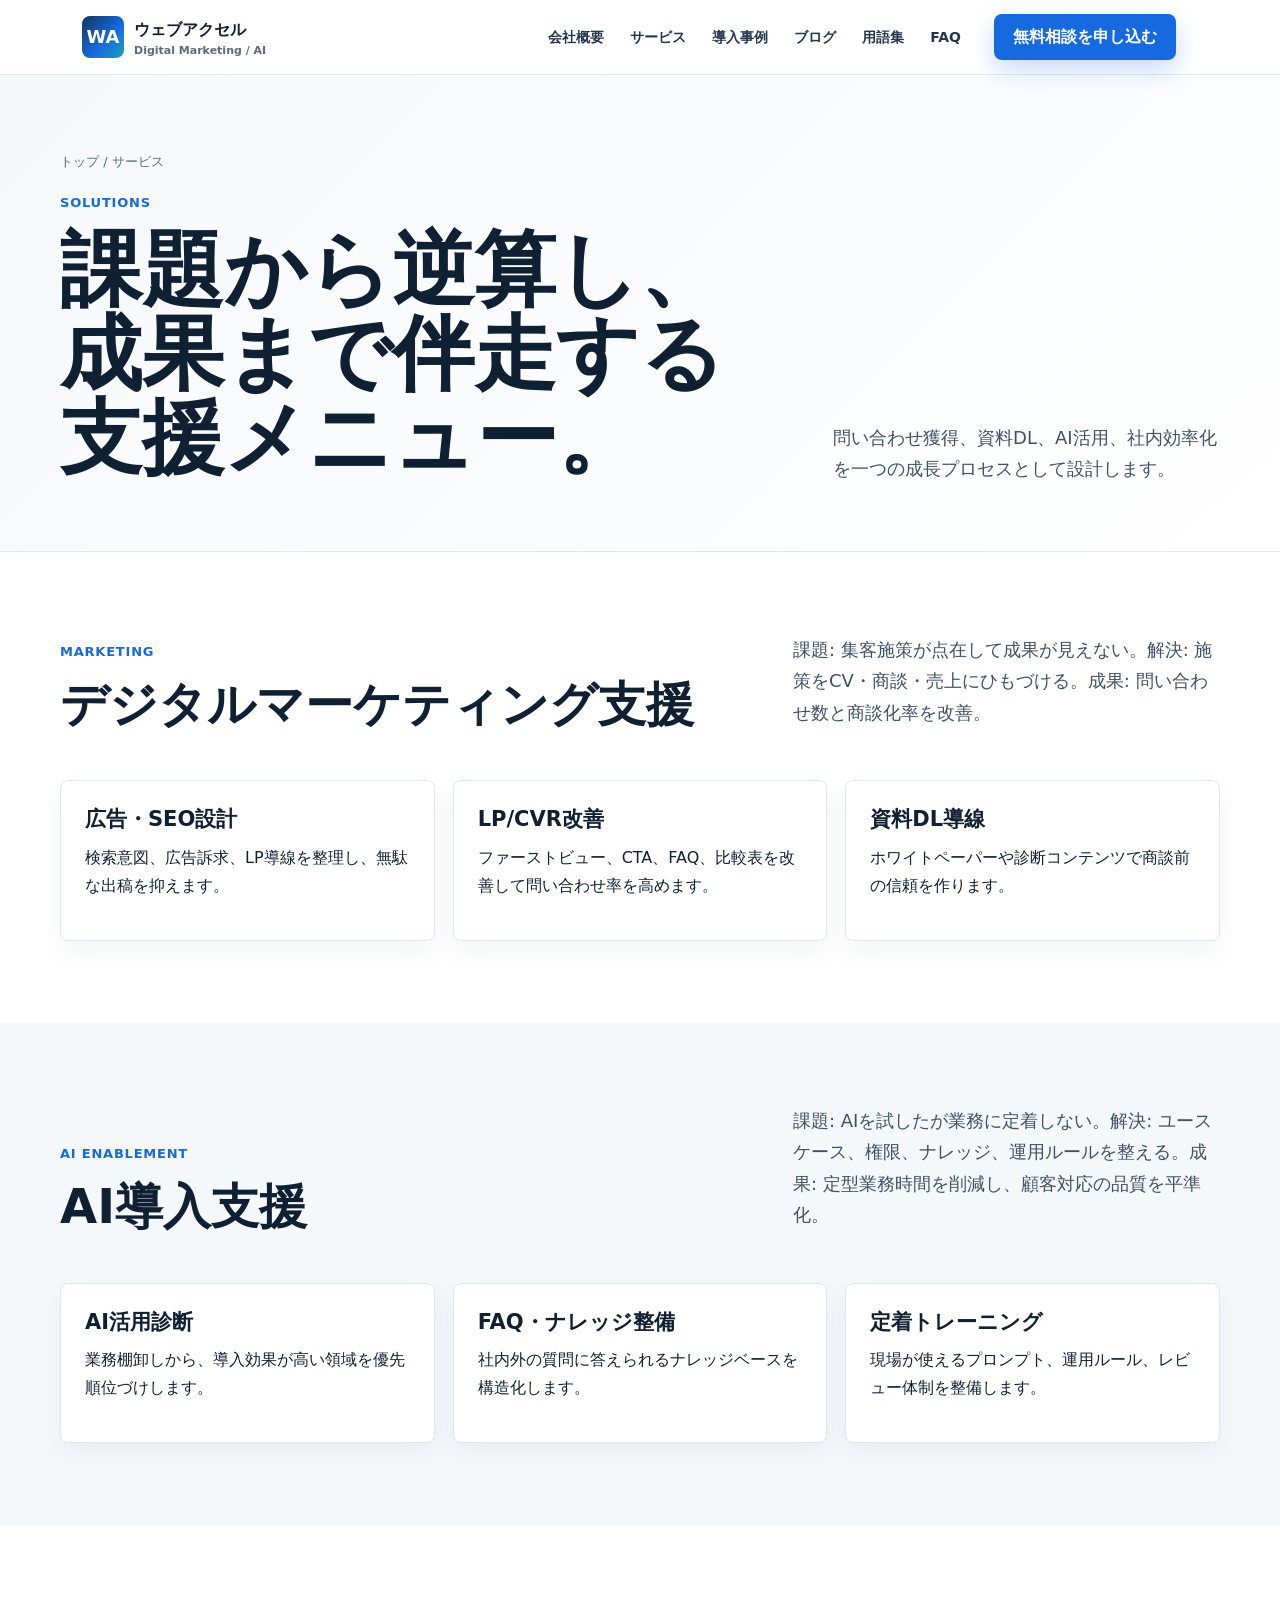
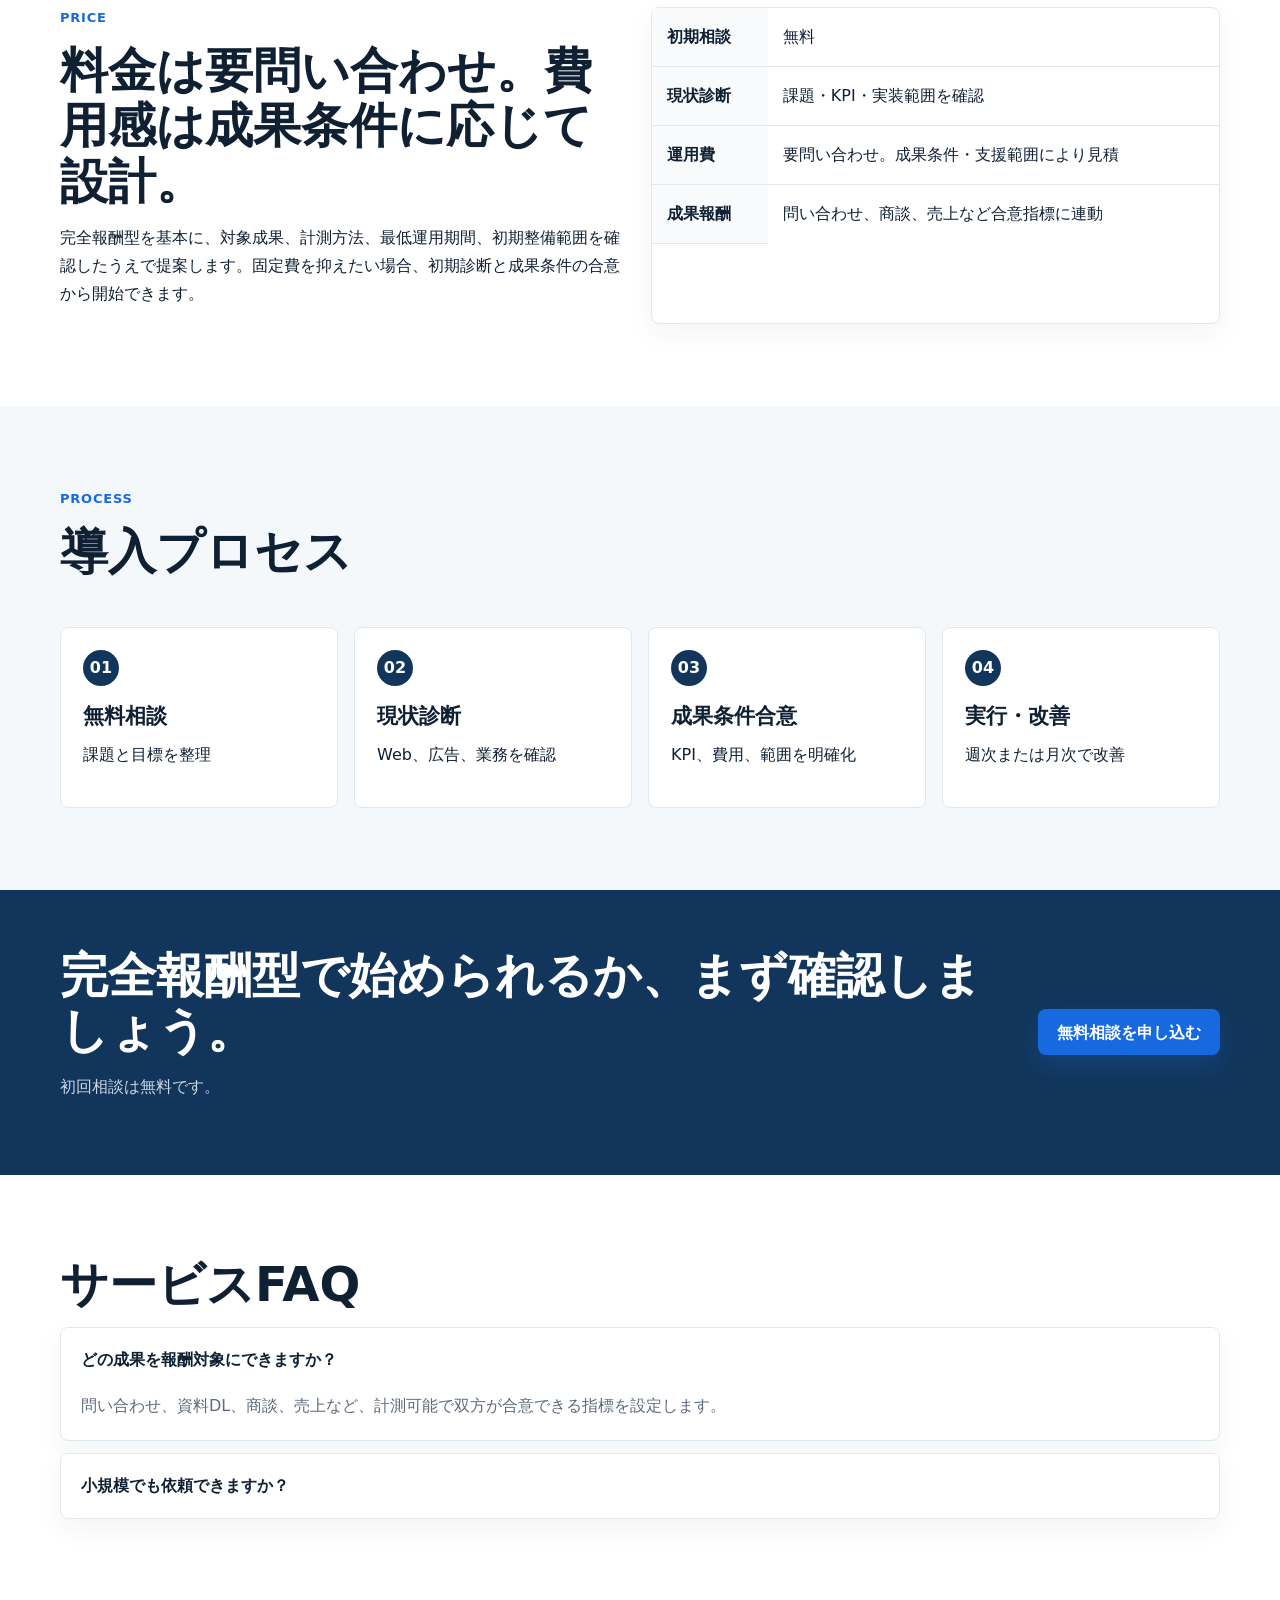
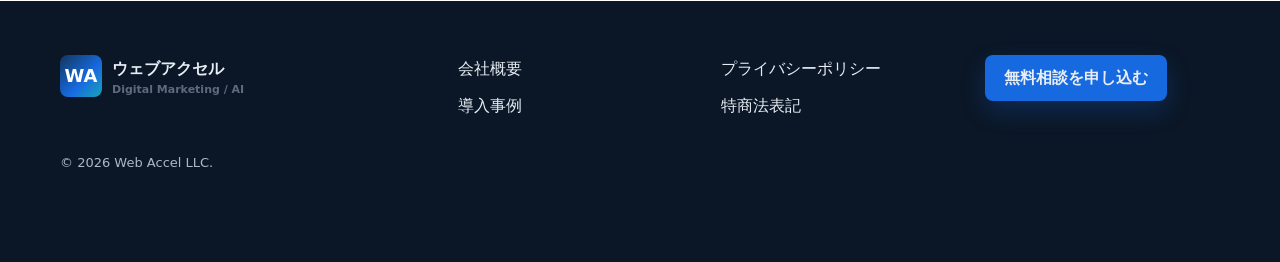
<file: services.html>
<!doctype html>
<html lang="ja">
<head>
  <meta charset="utf-8"><meta name="viewport" content="width=device-width, initial-scale=1">
  <title>サービス｜デジタルマーケティング・AI導入支援｜ウェブアクセル合同会社</title>
  <meta name="description" content="中小企業向けのデジタルマーケティング、AI導入、Webサイト改善、ホワイトペーパー制作を課題、解決、成果の流れで紹介。完全報酬型の費用感も掲載。">
  <meta property="og:title" content="サービス｜ウェブアクセル合同会社"><meta property="og:type" content="website"><meta property="og:image" content="https://webaccel.example/ogp.webp">
  <link rel="stylesheet" href="styles.css">
  <script type="application/ld+json">{"@context":"https://schema.org","@graph":[{"@type":"BreadcrumbList","itemListElement":[{"@type":"ListItem","position":1,"name":"トップ","item":"https://webaccel.example/"},{"@type":"ListItem","position":2,"name":"サービス","item":"https://webaccel.example/services.html"}]},{"@type":"Service","name":"完全報酬型デジタルマーケティング・AI導入支援","provider":{"@type":"Organization","name":"ウェブアクセル合同会社"},"offers":{"@type":"Offer","priceSpecification":{"@type":"PriceSpecification","description":"要問い合わせ。初期診断後に成果条件と費用感を提示します。"}}}]}</script>
</head>
<body>
  <a class="skip-link" href="#main">本文へ移動</a>
  <header class="site-header"><div class="header-inner"><a class="brand" href="index.html"><span class="brand-mark">WA</span><span>ウェブアクセル<small>Digital Marketing / AI</small></span></a><nav class="nav"><a href="company.html">会社概要</a><a href="services.html">サービス</a><a href="cases.html">導入事例</a><a href="blog.html">ブログ</a><a href="knowledge.html">用語集</a><a href="faq.html">FAQ</a></nav><a class="btn btn-primary header-cta" href="contact.html">無料相談を申し込む</a><button class="menu-toggle" type="button" aria-label="メニューを開閉"><span></span><span></span><span></span></button></div></header>
  <main id="main">
    <section class="page-hero"><div class="container"><div><p class="breadcrumb"><a href="index.html">トップ</a> / サービス</p><p class="eyebrow">Solutions</p><h1>課題から逆算し、成果まで伴走する支援メニュー。</h1></div><p class="lead">問い合わせ獲得、資料DL、AI活用、社内効率化を一つの成長プロセスとして設計します。</p></div></section>
    <section id="marketing" class="section"><div class="container"><div class="section-head"><div><p class="eyebrow">Marketing</p><h2>デジタルマーケティング支援</h2></div><p class="lead">課題: 集客施策が点在して成果が見えない。解決: 施策をCV・商談・売上にひもづける。成果: 問い合わせ数と商談化率を改善。</p></div><div class="grid-3"><article class="card"><h3>広告・SEO設計</h3><p>検索意図、広告訴求、LP導線を整理し、無駄な出稿を抑えます。</p></article><article class="card"><h3>LP/CVR改善</h3><p>ファーストビュー、CTA、FAQ、比較表を改善して問い合わせ率を高めます。</p></article><article class="card"><h3>資料DL導線</h3><p>ホワイトペーパーや診断コンテンツで商談前の信頼を作ります。</p></article></div></div></section>
    <section id="ai" class="section soft"><div class="container"><div class="section-head"><div><p class="eyebrow">AI Enablement</p><h2>AI導入支援</h2></div><p class="lead">課題: AIを試したが業務に定着しない。解決: ユースケース、権限、ナレッジ、運用ルールを整える。成果: 定型業務時間を削減し、顧客対応の品質を平準化。</p></div><div class="grid-3"><article class="card"><h3>AI活用診断</h3><p>業務棚卸しから、導入効果が高い領域を優先順位づけします。</p></article><article class="card"><h3>FAQ・ナレッジ整備</h3><p>社内外の質問に答えられるナレッジベースを構造化します。</p></article><article class="card"><h3>定着トレーニング</h3><p>現場が使えるプロンプト、運用ルール、レビュー体制を整備します。</p></article></div></div></section>
    <section id="pricing" class="section"><div class="container grid-2"><div><p class="eyebrow">Price</p><h2>料金は要問い合わせ。費用感は成果条件に応じて設計。</h2><p>完全報酬型を基本に、対象成果、計測方法、最低運用期間、初期整備範囲を確認したうえで提案します。固定費を抑えたい場合、初期診断と成果条件の合意から開始できます。</p></div><div class="table-wrap"><table class="comparison"><tbody><tr><th>初期相談</th><td>無料</td></tr><tr><th>現状診断</th><td>課題・KPI・実装範囲を確認</td></tr><tr><th>運用費</th><td>要問い合わせ。成果条件・支援範囲により見積</td></tr><tr><th>成果報酬</th><td>問い合わせ、商談、売上など合意指標に連動</td></tr></tbody></table></div></div></section>
    <section class="section soft"><div class="container"><div class="section-head"><div><p class="eyebrow">Process</p><h2>導入プロセス</h2></div></div><div class="steps"><div class="step"><h3>無料相談</h3><p>課題と目標を整理</p></div><div class="step"><h3>現状診断</h3><p>Web、広告、業務を確認</p></div><div class="step"><h3>成果条件合意</h3><p>KPI、費用、範囲を明確化</p></div><div class="step"><h3>実行・改善</h3><p>週次または月次で改善</p></div></div></div></section>
    <section class="cta-band"><div class="cta-inner"><div><h2>完全報酬型で始められるか、まず確認しましょう。</h2><p class="muted">初回相談は無料です。</p></div><a class="btn btn-primary" href="contact.html">無料相談を申し込む</a></div></section>
    <section class="section"><div class="container"><h2>サービスFAQ</h2><div class="faq-list"><div class="faq-item open"><button type="button" aria-expanded="true">どの成果を報酬対象にできますか？</button><div class="faq-answer">問い合わせ、資料DL、商談、売上など、計測可能で双方が合意できる指標を設定します。</div></div><div class="faq-item"><button type="button">小規模でも依頼できますか？</button><div class="faq-answer">可能です。小規模企業向けに、優先度の高い施策から始める設計を行います。</div></div></div></div></section>
  </main>
  <footer class="site-footer"><div class="footer-grid"><div><a class="brand" href="index.html"><span class="brand-mark">WA</span><span>ウェブアクセル<small>Digital Marketing / AI</small></span></a></div><div class="footer-links"><a href="company.html">会社概要</a><a href="cases.html">導入事例</a></div><div class="footer-links"><a href="privacy.html">プライバシーポリシー</a><a href="legal.html">特商法表記</a></div><div><a class="btn btn-primary" href="contact.html">無料相談を申し込む</a></div></div><p class="copyright">© 2026 Web Accel LLC.</p></footer>
  <div class="mobile-cta"><a class="btn btn-primary" href="contact.html">無料相談を申し込む</a></div><script src="app.js" defer></script>
</body>
</html>
</file>
<file: styles.css>
:root {
  --ink: #102033;
  --muted: #5d6b7c;
  --line: #dfe7ef;
  --paper: #ffffff;
  --soft: #f5f8fb;
  --navy: #12365b;
  --blue: #1769e0;
  --cyan: #18a4b8;
  --green: #1f8a62;
  --amber: #b66b00;
  --shadow: 0 14px 34px rgba(16, 32, 51, 0.08);
  --radius: 8px;
  --max: 1160px;
}

* { box-sizing: border-box; }

html {
  scroll-behavior: smooth;
  font-family: "Inter", "Noto Sans JP", system-ui, -apple-system, BlinkMacSystemFont, "Segoe UI", sans-serif;
  color: var(--ink);
  background: var(--paper);
}

body {
  margin: 0;
  line-height: 1.75;
  font-size: 16px;
}

body.menu-open { overflow: hidden; }

a { color: inherit; text-decoration: none; }
img { max-width: 100%; height: auto; }
button, input, textarea, select { font: inherit; }

:focus-visible {
  outline: 3px solid rgba(23, 105, 224, 0.38);
  outline-offset: 3px;
}

.skip-link {
  position: fixed;
  top: 10px;
  left: 10px;
  z-index: 1000;
  transform: translateY(-150%);
  background: var(--ink);
  color: #fff;
  padding: 10px 14px;
  border-radius: var(--radius);
}

.skip-link:focus { transform: translateY(0); }

.site-header {
  position: sticky;
  top: 0;
  z-index: 100;
  background: rgba(255, 255, 255, 0.94);
  backdrop-filter: blur(18px);
  border-bottom: 1px solid rgba(223, 231, 239, 0.86);
}

.header-inner {
  max-width: var(--max);
  margin: 0 auto;
  padding: 14px 22px;
  display: grid;
  grid-template-columns: auto 1fr auto auto;
  align-items: center;
  gap: 22px;
}

.brand {
  display: inline-grid;
  grid-template-columns: 42px auto;
  gap: 10px;
  align-items: center;
  font-weight: 800;
  letter-spacing: 0;
}

.brand-mark {
  display: grid;
  place-items: center;
  width: 42px;
  height: 42px;
  border-radius: 8px;
  color: #fff;
  background: linear-gradient(135deg, var(--navy), var(--blue) 58%, var(--cyan));
  font-size: 18px;
}

.brand small {
  display: block;
  color: var(--muted);
  font-size: 11px;
  font-weight: 700;
  line-height: 1.2;
}

.nav {
  display: flex;
  justify-content: flex-end;
  gap: 4px;
}

.nav a,
.drop-button {
  border: 0;
  background: transparent;
  color: #23364d;
  padding: 10px 11px;
  border-radius: var(--radius);
  font-weight: 700;
  font-size: 14px;
  cursor: pointer;
}

.nav a:hover,
.drop-button:hover { background: var(--soft); }

.dropdown { position: relative; }

.drop-menu {
  position: absolute;
  right: 0;
  top: calc(100% + 10px);
  min-width: 260px;
  display: none;
  padding: 10px;
  border: 1px solid var(--line);
  border-radius: var(--radius);
  background: #fff;
  box-shadow: var(--shadow);
}

.dropdown:hover .drop-menu,
.dropdown:focus-within .drop-menu { display: grid; }

.drop-menu a {
  display: block;
  padding: 10px 12px;
}

.menu-toggle {
  display: none;
  width: 42px;
  height: 42px;
  border: 1px solid var(--line);
  border-radius: var(--radius);
  background: #fff;
  cursor: pointer;
}

.menu-toggle span {
  display: block;
  width: 18px;
  height: 2px;
  background: var(--ink);
  margin: 4px auto;
}

.btn {
  display: inline-flex;
  align-items: center;
  justify-content: center;
  gap: 8px;
  min-height: 46px;
  padding: 12px 18px;
  border-radius: var(--radius);
  border: 1px solid transparent;
  font-weight: 800;
  line-height: 1.2;
  cursor: pointer;
  transition: transform 160ms ease, box-shadow 160ms ease, background 160ms ease;
}

.btn:hover { transform: translateY(-1px); }
.btn-primary { background: var(--blue); color: #fff; box-shadow: 0 10px 24px rgba(23, 105, 224, 0.24); }
.btn-dark { background: var(--ink); color: #fff; }
.btn-outline { background: #fff; border-color: var(--line); color: var(--ink); }

.main { overflow: clip; }

.section {
  padding: 82px 22px;
}

.section.soft { background: var(--soft); }

.container {
  max-width: var(--max);
  margin: 0 auto;
}

.eyebrow {
  color: var(--blue);
  font-weight: 900;
  font-size: 13px;
  letter-spacing: 0.06em;
  text-transform: uppercase;
}

.section-head {
  display: grid;
  grid-template-columns: minmax(0, 0.9fr) minmax(280px, 0.55fr);
  align-items: end;
  gap: 34px;
  margin-bottom: 34px;
}

h1, h2, h3, p { margin-top: 0; }

h1 {
  font-size: clamp(42px, 7vw, 82px);
  line-height: 1.03;
  letter-spacing: 0;
  margin-bottom: 22px;
}

h2 {
  font-size: clamp(30px, 4vw, 48px);
  line-height: 1.16;
  letter-spacing: 0;
  margin-bottom: 14px;
}

h3 {
  font-size: 21px;
  line-height: 1.35;
  margin-bottom: 10px;
}

.lead {
  color: #405066;
  font-size: 18px;
}

.muted { color: var(--muted); }

.hero {
  min-height: calc(100svh - 72px);
  padding: 76px 22px 42px;
  background:
    linear-gradient(90deg, rgba(255,255,255,0.92), rgba(255,255,255,0.84)),
    radial-gradient(circle at 80% 18%, rgba(24, 164, 184, 0.2), transparent 34%),
    linear-gradient(145deg, #eef5fb 0%, #ffffff 54%, #f3f9f7 100%);
}

.hero-grid {
  max-width: var(--max);
  margin: 0 auto;
  display: grid;
  grid-template-columns: minmax(0, 1.04fr) minmax(360px, 0.72fr);
  gap: 46px;
  align-items: center;
}

.hero-copy {
  position: relative;
  z-index: 1;
}

.hero-kicker {
  display: inline-flex;
  align-items: center;
  gap: 8px;
  padding: 8px 12px;
  border: 1px solid var(--line);
  border-radius: 999px;
  background: rgba(255,255,255,0.82);
  color: var(--navy);
  font-weight: 800;
  font-size: 13px;
  margin-bottom: 20px;
}

.hero-kicker::before {
  content: "";
  width: 8px;
  height: 8px;
  border-radius: 50%;
  background: var(--green);
}

.hero-actions {
  display: flex;
  flex-wrap: wrap;
  align-items: center;
  gap: 12px;
  margin: 28px 0 14px;
}

.trust-note {
  color: var(--muted);
  font-size: 14px;
  font-weight: 700;
}

.hero-visual {
  min-height: 560px;
  display: grid;
  align-content: center;
  gap: 14px;
}

.hero-photo-wrap {
  position: relative;
  min-height: 360px;
  border-radius: var(--radius);
  overflow: hidden;
  border: 1px solid rgba(223, 231, 239, 0.92);
  box-shadow: var(--shadow);
  background: #eef5fb;
}

.hero-photo {
  width: 100%;
  height: 100%;
  min-height: 360px;
  object-fit: cover;
  display: block;
}

.hero-photo-badge {
  position: absolute;
  left: 18px;
  bottom: 18px;
  max-width: 260px;
  padding: 14px 16px;
  border-radius: var(--radius);
  background: rgba(255, 255, 255, 0.92);
  color: var(--ink);
  box-shadow: 0 10px 24px rgba(16, 32, 51, 0.14);
  font-weight: 800;
  line-height: 1.45;
}

.type-panel {
  border: 1px solid rgba(223, 231, 239, 0.92);
  border-radius: var(--radius);
  background: rgba(255,255,255,0.82);
  box-shadow: var(--shadow);
  padding: 22px;
}

.big-type {
  font-size: clamp(34px, 4.4vw, 58px);
  line-height: 0.9;
  font-weight: 900;
  color: var(--navy);
  word-break: keep-all;
}

.signal-grid {
  display: grid;
  grid-template-columns: 1fr 1fr;
  gap: 14px;
}

.signal {
  padding: 18px;
  border: 1px solid var(--line);
  border-radius: var(--radius);
  background: #fff;
}

.signal strong {
  display: block;
  font-size: 28px;
  line-height: 1.2;
  color: var(--blue);
}

.hero-strip {
  max-width: var(--max);
  margin: 38px auto 0;
  display: grid;
  grid-template-columns: repeat(4, 1fr);
  gap: 12px;
}

.metric,
.card,
.case-card,
.faq-item,
.profile,
.download-box,
.form-card,
.table-wrap {
  border: 1px solid var(--line);
  border-radius: var(--radius);
  background: #fff;
  box-shadow: 0 10px 26px rgba(16, 32, 51, 0.05);
}

.metric {
  padding: 18px;
}

.metric strong {
  display: block;
  font-size: 30px;
  color: var(--navy);
  line-height: 1.2;
}

.grid-3 {
  display: grid;
  grid-template-columns: repeat(3, 1fr);
  gap: 18px;
}

.grid-2 {
  display: grid;
  grid-template-columns: repeat(2, 1fr);
  gap: 22px;
}

.card,
.case-card,
.profile,
.download-box {
  padding: 24px;
  transition: transform 160ms ease, box-shadow 160ms ease;
}

.visual-img {
  width: 100%;
  aspect-ratio: 16 / 10;
  object-fit: cover;
  border-radius: var(--radius);
  border: 1px solid var(--line);
  box-shadow: var(--shadow);
}

.card:hover,
.case-card:hover {
  transform: translateY(-2px);
  box-shadow: var(--shadow);
}

.icon {
  display: grid;
  place-items: center;
  width: 42px;
  height: 42px;
  border-radius: 8px;
  background: #eaf2ff;
  color: var(--blue);
  margin-bottom: 16px;
}

.icon svg {
  width: 22px;
  height: 22px;
  stroke: currentColor;
  stroke-width: 2;
  fill: none;
  stroke-linecap: round;
  stroke-linejoin: round;
}

.journey {
  display: grid;
  grid-template-columns: repeat(6, 1fr);
  border: 1px solid var(--line);
  border-radius: var(--radius);
  overflow: hidden;
  background: #fff;
}

.journey div {
  padding: 18px 14px;
  border-right: 1px solid var(--line);
}

.journey div:last-child { border-right: 0; }
.journey span { display: block; color: var(--blue); font-weight: 900; font-size: 13px; }

.comparison {
  width: 100%;
  border-collapse: collapse;
}

.comparison th,
.comparison td {
  padding: 15px;
  border-bottom: 1px solid var(--line);
  text-align: left;
  vertical-align: top;
}

.comparison th { background: #f8fafc; }
.comparison tr:last-child td { border-bottom: 0; }

.badge {
  display: inline-flex;
  padding: 4px 9px;
  border-radius: 999px;
  background: #e8f7f2;
  color: #126346;
  font-weight: 800;
  font-size: 12px;
}

.case-meta {
  display: flex;
  flex-wrap: wrap;
  gap: 8px;
  margin-bottom: 14px;
}

.filters {
  display: flex;
  flex-wrap: wrap;
  gap: 8px;
  margin-bottom: 22px;
}

.filter {
  border: 1px solid var(--line);
  background: #fff;
  border-radius: 999px;
  padding: 9px 13px;
  cursor: pointer;
  font-weight: 800;
}

.filter.active {
  background: var(--ink);
  color: #fff;
  border-color: var(--ink);
}

.steps {
  counter-reset: step;
  display: grid;
  grid-template-columns: repeat(4, 1fr);
  gap: 16px;
}

.step {
  position: relative;
  padding: 22px;
  border: 1px solid var(--line);
  border-radius: var(--radius);
  background: #fff;
}

.step::before {
  counter-increment: step;
  content: "0" counter(step);
  display: inline-grid;
  place-items: center;
  width: 36px;
  height: 36px;
  border-radius: 50%;
  background: var(--navy);
  color: #fff;
  font-weight: 900;
  margin-bottom: 16px;
}

.cta-band {
  background: var(--navy);
  color: #fff;
  padding: 58px 22px;
}

.cta-inner {
  max-width: var(--max);
  margin: 0 auto;
  display: grid;
  grid-template-columns: 1fr auto;
  gap: 30px;
  align-items: center;
}

.cta-band .muted { color: #cbd7e5; }

.faq-list {
  display: grid;
  gap: 12px;
}

.faq-item { overflow: hidden; }

.faq-item button {
  width: 100%;
  border: 0;
  background: #fff;
  padding: 18px 20px;
  text-align: left;
  font-weight: 900;
  color: var(--ink);
  cursor: pointer;
}

.faq-answer {
  display: none;
  padding: 0 20px 20px;
  color: var(--muted);
}

.faq-item.open .faq-answer { display: block; }

.page-hero {
  padding: 76px 22px 48px;
  background: linear-gradient(135deg, #f5f8fb, #fff);
  border-bottom: 1px solid var(--line);
}

.page-hero .container {
  display: grid;
  grid-template-columns: minmax(0, 0.8fr) minmax(280px, 0.42fr);
  gap: 36px;
  align-items: end;
}

.breadcrumb {
  color: var(--muted);
  font-size: 13px;
  margin-bottom: 18px;
}

.profile {
  display: grid;
  grid-template-columns: 96px 1fr;
  gap: 20px;
}

.avatar {
  width: 96px;
  height: 96px;
  border-radius: 50%;
  background:
    linear-gradient(135deg, rgba(23,105,224,0.95), rgba(24,164,184,0.88)),
    repeating-linear-gradient(45deg, transparent, transparent 8px, rgba(255,255,255,0.12) 8px, rgba(255,255,255,0.12) 16px);
}

.timeline {
  display: grid;
  gap: 12px;
}

.timeline div {
  display: grid;
  grid-template-columns: 110px 1fr;
  gap: 16px;
  padding: 14px 0;
  border-bottom: 1px solid var(--line);
}

.form-card {
  padding: 26px;
}

.form-grid {
  display: grid;
  grid-template-columns: repeat(2, 1fr);
  gap: 16px;
}

.field {
  display: grid;
  gap: 6px;
}

.field.full { grid-column: 1 / -1; }

.field label {
  font-weight: 800;
  font-size: 14px;
}

.field input,
.field textarea,
.field select {
  width: 100%;
  border: 1px solid #cdd8e4;
  border-radius: var(--radius);
  padding: 12px 13px;
  background: #fff;
  color: var(--ink);
}

.field textarea { min-height: 160px; resize: vertical; }

.check {
  display: flex;
  gap: 10px;
  align-items: flex-start;
  color: var(--muted);
  font-size: 14px;
}

.site-footer {
  background: #0b1726;
  color: #e7edf4;
  padding: 54px 22px 88px;
}

.footer-grid {
  max-width: var(--max);
  margin: 0 auto;
  display: grid;
  grid-template-columns: 1.1fr repeat(3, 0.7fr);
  gap: 28px;
}

.site-footer a { color: #e7edf4; }
.footer-links { display: grid; gap: 9px; }
.copyright {
  max-width: var(--max);
  margin: 32px auto 0;
  color: #aab8c8;
  font-size: 13px;
}

.mobile-cta {
  display: none;
  position: fixed;
  z-index: 120;
  left: 0;
  right: 0;
  bottom: 0;
  padding: 10px 12px calc(10px + env(safe-area-inset-bottom));
  background: rgba(255,255,255,0.95);
  border-top: 1px solid var(--line);
}

.mobile-cta .btn { width: 100%; }

.cookie {
  position: fixed;
  z-index: 130;
  left: 22px;
  bottom: 22px;
  max-width: 420px;
  padding: 18px;
  border: 1px solid var(--line);
  border-radius: var(--radius);
  background: #fff;
  box-shadow: var(--shadow);
}

.cookie.hide { display: none; }

.cookie-actions {
  display: flex;
  gap: 10px;
  margin-top: 12px;
}

.sr-only {
  position: absolute;
  width: 1px;
  height: 1px;
  padding: 0;
  margin: -1px;
  overflow: hidden;
  clip: rect(0, 0, 0, 0);
  white-space: nowrap;
  border: 0;
}

@media (max-width: 980px) {
  .header-inner { grid-template-columns: auto 1fr auto; }
  .menu-toggle { display: block; justify-self: end; }
  .nav {
    position: fixed;
    inset: 71px 0 auto 0;
    display: none;
    grid-template-columns: 1fr;
    justify-content: stretch;
    gap: 0;
    padding: 14px 22px 24px;
    background: #fff;
    border-bottom: 1px solid var(--line);
  }
  body.menu-open .nav { display: grid; }
  .dropdown:hover .drop-menu,
  .dropdown:focus-within .drop-menu,
  .drop-menu {
    position: static;
    display: grid;
    box-shadow: none;
    border: 0;
    padding: 0 0 0 12px;
  }
  .header-cta { display: none; }
  .hero-grid,
  .section-head,
  .page-hero .container,
  .cta-inner,
  .grid-2 { grid-template-columns: 1fr; }
  .hero-visual { min-height: auto; }
  .hero-photo-wrap,
  .hero-photo { min-height: 320px; }
  .hero-strip,
  .grid-3,
  .steps { grid-template-columns: repeat(2, 1fr); }
  .journey { grid-template-columns: repeat(3, 1fr); }
  .footer-grid { grid-template-columns: 1fr 1fr; }
}

@media (max-width: 767px) {
  body { font-size: 15px; }
  .section { padding: 58px 18px; }
  .hero { padding: 52px 18px 32px; }
  .header-inner { padding: 12px 16px; }
  .brand { grid-template-columns: 38px auto; }
  .brand-mark { width: 38px; height: 38px; }
  .hero-actions { align-items: stretch; }
  .hero-actions .btn { width: 100%; }
  .hero-photo-wrap,
  .hero-photo { min-height: 260px; }
  .hero-photo-badge {
    left: 12px;
    right: 12px;
    bottom: 12px;
    max-width: none;
  }
  .hero-strip,
  .grid-3,
  .steps,
  .signal-grid,
  .journey,
  .form-grid,
  .footer-grid { grid-template-columns: 1fr; }
  .journey div { border-right: 0; border-bottom: 1px solid var(--line); }
  .journey div:last-child { border-bottom: 0; }
  .profile { grid-template-columns: 1fr; }
  .table-wrap { overflow-x: auto; }
  .comparison { min-width: 680px; }
  .mobile-cta { display: block; }
  .cookie {
    left: 12px;
    right: 12px;
    bottom: 76px;
    max-width: none;
  }
}
</file>
